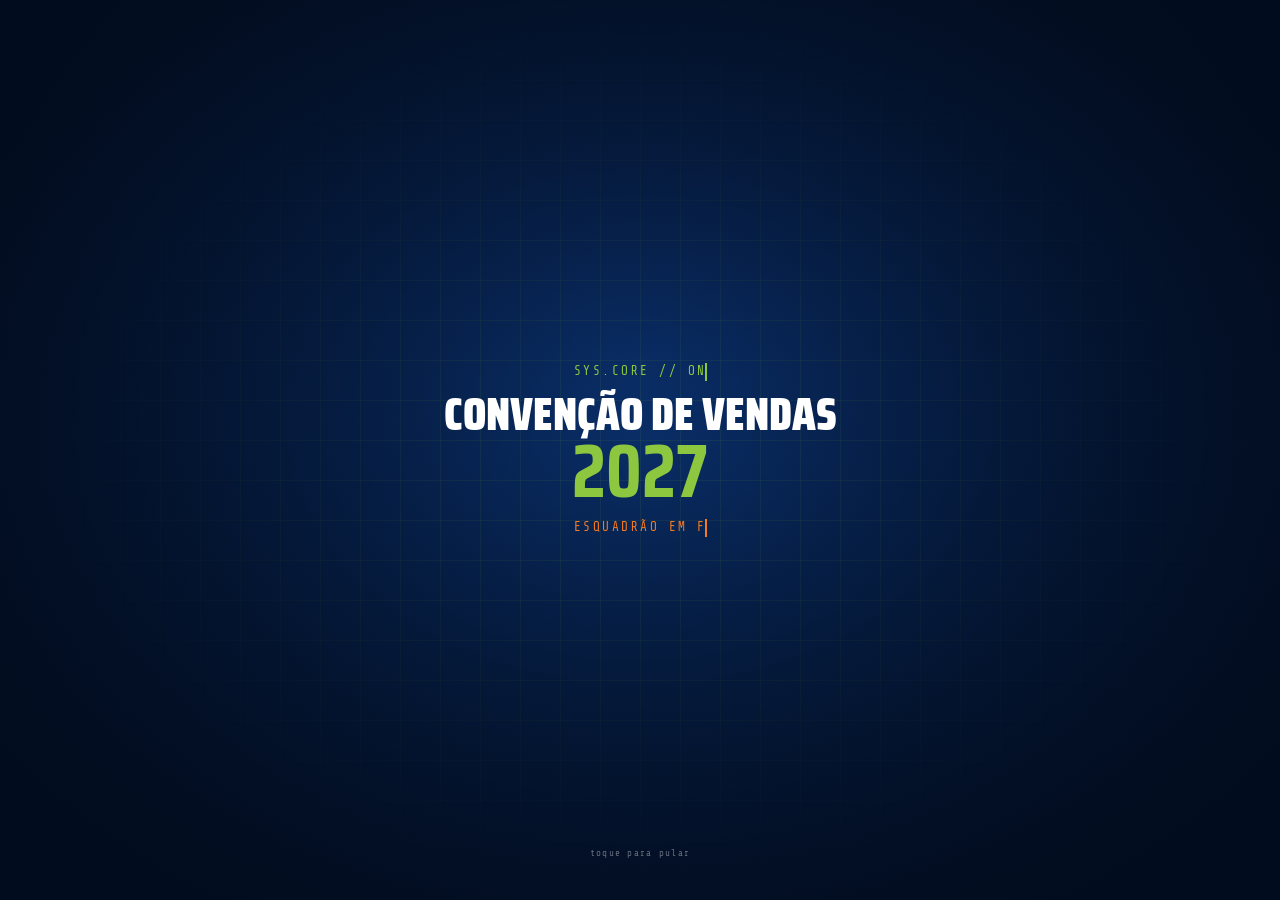
<file: index.html>
<!DOCTYPE html>
<html lang="pt-BR">
<head>
<meta charset="utf-8">
<meta name="viewport" content="width=device-width, initial-scale=1, maximum-scale=1, user-scalable=no, viewport-fit=cover">
<meta name="theme-color" content="#031634">
<title>Esquadrão Acelera +DPA | MIX+ DPA</title>
<link rel="preconnect" href="https://fonts.googleapis.com">
<link rel="preconnect" href="https://fonts.gstatic.com" crossorigin>
<link href="https://fonts.googleapis.com/css2?family=Saira+Condensed:wght@500;600;700;800;900&family=Saira:wght@400;500;600;700&family=Share+Tech+Mono&display=swap" rel="stylesheet">
<link rel="stylesheet" href="css/jogo.css?v=20261124p">
</head>
<body class="cena-ceu">

<div id="fundo" aria-hidden="true"></div>

<div class="hud" aria-hidden="true">
  <span class="hud-rot tl">SYS.CORE // ONLINE</span>
  <span class="hud-rot tc">Y-AXIS</span>
  <span class="hud-rot tr">GRID.RES // 40PX</span>
  <span class="hud-rot bl">COORD // 23.5S 46.6W</span>
  <span class="hud-rot br">STATUS: SAFE</span>
  <i class="mira m1"></i><i class="mira m2"></i><i class="mira m3"></i><i class="mira m4"></i>
</div>

<!-- Barra de etapas (some na espera e no jogo) -->
<header class="barra-topo" id="barra-topo">
  <div class="bt-marca"><span class="logo-mini" data-logo></span><em>MIX<b>+</b> DPA</em></div>
  <ol class="bt-passos" id="bt-passos">
    <li data-p="t-cadastro"><i>01</i><span>Piloto</span></li>
    <li data-p="t-missao"><i>02</i><span>Zona</span></li>
    <li data-p="t-briefing"><i>03</i><span>Briefing</span></li>
    <li data-p="t-jogo"><i>04</i><span>Missão</span></li>
    <li data-p="t-debrief"><i>05</i><span>Debrief</span></li>
  </ol>
  <button type="button" class="btn-ico b-som" aria-label="Som"></button>
</header>

<main id="app">

  <!-- 0. ESPERA -->
  <section class="tela ativa" id="t-espera">
    <div class="esp-heroi">
      <p class="sobre"><img src="assets/marca/convencao.png" alt="Convenção de Vendas 2027"></p>
      <div class="logo" data-logo></div>
      <p class="slogan"><img src="assets/marca/slogan.png" alt="Potência para voar mais alto"></p>
    </div>
    <div class="esp-acao">
      <div class="selo-mix"><span>MIX<b>+</b> DPA</span><em>desafio de sortimento</em></div>
      <p class="chamada">Monte o mix que mais <b>acelera a venda</b> da loja.<br>Precisão e velocidade sobem você no ranking.</p>
      <button type="button" class="btn-mega" id="b-decolar"><i data-ico="plane"></i><span>Toque para decolar</span></button>
    </div>
    <div class="esp-placar painel">
      <div class="painel-cab"><span class="ponto-vivo"></span><h3>Top <span class="n-zona">5</span> do esquadrão</h3><em id="n-pilotos"></em></div>
      <ol id="top-espera" class="top-lista"></ol>
      <p class="premio-linha" id="premio-espera"></p>
    </div>
    <footer class="esp-rodape">
      <span class="lactalis">LACTALIS <b>DPA</b></span>
      <a href="painel.html" class="link-discreto">painel</a>
    </footer>
  </section>

  <!-- 1. FICHA DO PILOTO -->
  <section class="tela" id="t-cadastro">
    <div class="cab">
      <span class="etapa-tag">01 // IDENTIFICAÇÃO</span>
      <h1>Ficha do piloto</h1>
      <p>Seus dados entram no ranking do esquadrão.</p>
    </div>
    <div class="cad-grade">
      <form id="form-cadastro" class="painel formulario" novalidate autocomplete="off">
        <div class="campo largo">
          <label for="f-nome">Nome e sobrenome</label>
          <div class="entrada"><i data-ico="user"></i><input id="f-nome" type="text" autocapitalize="words" placeholder="Como você aparece no ranking"></div>
          <span class="erro" data-erro="f-nome"></span>
        </div>
        <div class="campo">
          <label for="f-email">E-mail</label>
          <div class="entrada"><i data-ico="mail"></i><input id="f-email" type="email" inputmode="email" autocapitalize="off" placeholder="voce@empresa.com.br"></div>
          <span class="erro" data-erro="f-email"></span>
        </div>
        <div class="campo">
          <label for="f-telefone">Celular (WhatsApp)</label>
          <div class="entrada"><i data-ico="phone"></i><input id="f-telefone" type="tel" inputmode="numeric" placeholder="(00) 00000-0000"></div>
          <span class="erro" data-erro="f-telefone"></span>
        </div>
        <div class="campo">
          <label for="f-empresa">Empresa ou distribuidor</label>
          <div class="entrada"><i data-ico="building-2"></i><input id="f-empresa" type="text" placeholder="Ex.: Lactalis DPA"></div>
          <span class="erro" data-erro="f-empresa"></span>
        </div>
        <div class="campo">
          <label for="f-area">Função</label>
          <div class="entrada"><i data-ico="briefcase"></i>
            <select id="f-area">
              <option value="">Escolha</option>
              <option>Vendedor(a)</option>
              <option>Supervisor(a) de vendas</option>
              <option>Gerente de vendas</option>
              <option>Gerente regional</option>
              <option>Trade marketing</option>
              <option>Distribuidor</option>
              <option>Outra</option>
            </select>
          </div>
          <span class="erro" data-erro="f-area"></span>
        </div>
        <div class="campo largo">
          <span class="rotulo">Codinome de voo</span>
          <div class="chips" id="f-codinome"></div>
        </div>
        <div class="campo largo check">
          <input type="checkbox" id="f-lgpd">
          <label for="f-lgpd" id="texto-lgpd"></label>
          <span class="erro" data-erro="f-lgpd"></span>
        </div>
        <div class="acoes-form">
          <button type="button" class="btn-sec" data-voltar="t-espera">Voltar</button>
          <button type="submit" class="btn-pri" id="b-cadastro"><span>Entrar no esquadrão</span><i data-ico="chevron-right"></i></button>
        </div>
      </form>

      <aside class="cracha" aria-hidden="true">
        <div class="cracha-fita"></div>
        <div class="cracha-corpo">
          <div class="cracha-topo"><span class="logo-mini" data-logo></span><em>CREDENCIAL DE VOO</em></div>
          <div class="cracha-foto"><i data-ico="user"></i><s></s></div>
          <b id="c-codinome">FALCÃO</b>
          <span id="c-nome">Seu nome aqui</span>
          <small id="c-funcao">Função · Empresa</small>
          <div class="cracha-pe">
            <span>PATENTE<b>CADETE</b></span>
            <span>ESQUADRÃO<b>ACELERA +DPA</b></span>
          </div>
          <div class="cracha-barras"></div>
        </div>
      </aside>
    </div>
  </section>

  <!-- 2. ZONA DE OPERACAO (mapa) -->
  <section class="tela" id="t-missao">
    <div class="cab">
      <span class="etapa-tag">02 // ZONA DE OPERAÇÃO</span>
      <h1>Escolha a zona de operação</h1>
      <p>Toque no mapa para definir a regional. Depois escolha o canal da missão.</p>
    </div>
    <div class="zona-grade">
      <div class="mapa-caixa painel">
        <div class="mapa-topo"><span id="mapa-estado">AGUARDANDO REGIONAL</span><span id="mapa-coord">LAT --.- / LON --.-</span></div>
        <div class="mapa-area"><svg id="mapa" xmlns="http://www.w3.org/2000/svg"></svg><i class="mapa-varre"></i></div>
        <div class="mapa-leg"><span class="lg-ssco">SSCO · Sul, Sudeste e Centro-Oeste</span><span class="lg-neno">NENO · Norte e Nordeste</span></div>
      </div>
      <div class="zona-lado">
        <div class="zona-passo" id="zp1">
          <h3><i>1</i>Regional</h3>
          <div class="reg-botoes" id="reg-botoes"></div>
        </div>
        <div class="zona-passo travado" id="zp2">
          <h3><i>2</i>Canal da missão</h3>
          <div class="lista-canais" id="lista-canais"></div>
        </div>
        <div class="acoes-linha">
          <button type="button" class="btn-sec" id="b-sortear" disabled><i data-ico="shuffle"></i><span>Sortear</span></button>
          <button type="button" class="btn-pri" id="b-missao" disabled><span>Confirmar zona</span><i data-ico="chevron-right"></i></button>
        </div>
      </div>
    </div>
  </section>

  <!-- 3. BRIEFING -->
  <section class="tela" id="t-briefing">
    <div class="cab">
      <span class="etapa-tag">03 // BRIEFING</span>
      <h1>Ordem de missão</h1>
      <p id="briefing-sub"></p>
    </div>
    <div class="brief-grade">
      <div class="painel brief-ordem">
        <div class="painel-cab"><i data-ico="radar"></i><h3>Sua missão</h3></div>
        <dl id="brief-dados"></dl>
        <div class="brief-peso">
          <div><span>Precisão das escolhas</span><b>80%</b><i><s style="width:80%"></s></i></div>
          <div><span>Velocidade</span><b>20%</b><i><s style="width:20%" class="lar"></s></i></div>
        </div>
      </div>
      <ol class="brief-regras">
        <li><i data-ico="package"></i><div><h3>A carga fixa já embarcou</h3><p>Os SKUs obrigatórios do canal entram sozinhos. Você não mexe neles.</p></div></li>
        <li><i data-ico="crosshair"></i><div><h3>Cada alvo é um grupo de escolha</h3><p>Trave no sonar a quantidade pedida. Alguns contatos são SKUs fora do sortimento.</p></div></li>
        <li class="destaque"><i data-ico="trending-up"></i><div><h3>Pense em incremento</h3><p>Escolha o que mais vende e mais rende para a loja, como se tudo estivesse disponível.</p></div></li>
        <li><i data-ico="timer"></i><div><h3>O anel do tempo não para</h3><p>Quanto mais anel sobrar no fim, maior o bônus de velocidade.</p></div></li>
      </ol>
    </div>
    <div class="acoes-linha">
      <button type="button" class="btn-sec" data-voltar="t-missao">Trocar zona</button>
      <button type="button" class="btn-pri grande pulsa" id="b-iniciar"><i data-ico="plane"></i><span>Decolar</span></button>
    </div>
  </section>

  <!-- 4. JOGO -->
  <section class="tela" id="t-jogo">
    <header class="hud-topo">
      <div class="hud-bloco"><small>PILOTO</small><b id="h-piloto">-</b></div>
      <div class="hud-bloco"><small id="h-missao-n">MISSÃO 1/2</small><b id="h-missao">Iogurtes</b></div>
      <div class="hud-bloco tempo" id="h-bloco-tempo"><small>TEMPO DE VOO</small><b id="h-tempo">00:00</b></div>
      <div class="hud-bloco pontos"><small>PONTOS</small><b id="h-pontos">0</b></div>
      <button type="button" class="btn-ico b-som" aria-label="Som"></button>
    </header>

    <div class="jogo-grade">
      <div class="col-sonar">
      <div class="sonar-caixa">
        <canvas id="sonar"></canvas>
        <div class="sonar-centro" id="sonar-centro"><b id="s-tempo">00:00</b><small id="s-bonus">BÔNUS CHEIO</small></div>
        <div class="sonar-canto tl"><small>ALVO</small><b id="alvo-num">01/15</b></div>
        <div class="sonar-canto tr"><small>CARGA FIXA</small><b id="h-fixos">0</b></div>
        <div class="sonar-canto bl"><small>TRAVADOS</small><b id="h-travados">0</b></div>
        <div class="sonar-canto br"><small>SEQUÊNCIA</small><b id="h-seq">0</b></div>
        <div class="sonar-selo" id="sonar-selo"></div>
      </div>
      <div class="fixos-caixa" id="fixos-caixa">
        <div class="fixos-cab"><i data-ico="lock"></i><b>Carga fixa</b><span id="fixos-txt">já no avião</span></div>
        <div class="fixos-lista" id="fixos-lista"></div>
      </div>
      </div>

      <div class="ordem" id="ordem">
        <span class="ordem-grupo" id="alvo-nome">-</span>
        <h2 id="alvo-ordem">Trave <b>2 SKUs</b></h2>
        <p id="alvo-apoio">os que mais incrementam a loja</p>
        <div class="alvo-miras" id="alvo-miras"></div>
      </div>

      <div class="opcoes" id="opcoes"></div>

      <footer class="barra-disparo">
        <div class="radar" id="radar"></div>
        <button type="button" class="btn-disparar" id="b-disparar" disabled><i data-ico="crosshair"></i><span>Disparar</span></button>
      </footer>
    </div>

    <div class="embarque" id="embarque"></div>
  </section>

  <!-- 5. INTERVALO -->
  <section class="tela" id="t-intervalo">
    <div class="intervalo-caixa painel">
      <span class="etapa-tag" id="int-tag">MISSÃO 1 // CONCLUÍDA</span>
      <h1 id="int-titulo">Missão cumprida</h1>
      <div class="int-numeros" id="int-numeros"></div>
      <div class="int-prox" id="int-prox"></div>
      <button type="button" class="btn-pri grande pulsa" id="b-continuar"><span>Próxima missão</span><i data-ico="chevron-right"></i></button>
      <p class="auto" id="int-auto"></p>
    </div>
  </section>

  <!-- 6. DEBRIEF -->
  <section class="tela" id="t-debrief">
    <div class="deb-grade">
      <div class="deb-placa painel">
        <span class="etapa-tag">05 // DEBRIEF</span>
        <div class="insignia" id="r-insignia"></div>
        <p class="r-patente" id="r-patente"></p>
        <p class="r-nome" id="r-nome"></p>
        <div class="r-pontos"><b id="r-pontos">0</b><span>pontos</span></div>
        <div class="r-posicao" id="r-posicao"></div>
        <div class="r-kpis" id="r-kpis"></div>
        <button type="button" class="btn-pri grande" id="b-nova"><i data-ico="rotate-ccw"></i><span>Próximo piloto</span></button>
        <p class="auto" id="r-auto"></p>
      </div>
      <div class="deb-lado painel">
        <div class="abas" role="tablist">
          <button type="button" class="aba ativa" data-aba="ab-ranking"><i data-ico="trophy"></i>Ranking do esquadrão</button>
          <button type="button" class="aba" data-aba="ab-revisao"><i data-ico="crosshair"></i>Revisar meus alvos</button>
        </div>
        <div class="aba-corpo ativa" id="ab-ranking">
          <div class="podio" id="r-podio"></div>
          <ol class="ranking-lista" id="r-ranking"></ol>
          <p class="premio-linha" id="premio-debrief"></p>
        </div>
        <div class="aba-corpo" id="ab-revisao">
          <p class="revisao-legenda"><span><i class="lg ok"></i>escolha certa</span><span><i class="lg x"></i>escolha fora do ideal</span><span><i class="lg ideal"></i>ideal que ficou de fora</span></p>
          <div id="r-revisao"></div>
        </div>
        <p class="creditos">Imagens aéreas: U.S. Air Force e Armée de l'Air via DVIDS e Wikimedia Commons (domínio público) · Música: Kevin MacLeod, incompetech.com (CC BY 4.0) · Mapa: IBGE · Ícones: Lucide</p>
      </div>
    </div>
  </section>

</main>

<!-- Cinema: videos de transicao e resultado do disparo -->
<div class="cine" id="cine" aria-hidden="true">
  <video id="cine-video" muted playsinline preload="auto"></video>
  <div class="cine-veu"></div>
  <div class="cine-hud"><span class="tl">REC ●</span><span class="tr" id="cine-tag">CAM 01</span><i class="cine-mira"></i></div>
  <div class="cine-texto" id="cine-texto"></div>
  <div class="cine-barra t"></div><div class="cine-barra b"></div>
</div>

<!-- Briefing cinematografico -->
<div class="bcine" id="bcine" aria-hidden="true">
  <video id="bcine-video" muted playsinline loop preload="auto"></video>
  <div class="bcine-veu"></div>
  <div class="bcine-cena" id="bcine-cena"></div>
  <div class="cine-barra t"></div><div class="cine-barra b"></div>
  <button type="button" class="bcine-pular" id="bcine-pular">pular</button>
</div>

<!-- Vinheta de abertura -->
<div class="vinheta" id="vinheta" aria-hidden="true">
  <video id="vin-video" muted playsinline loop preload="auto"></video>
  <div class="vin-grade"></div>
  <div class="vin-cena vc1"><span class="vin-tipo">SYS.CORE // ONLINE</span><h2>Convenção de Vendas <b>2027</b></h2><span class="vin-tipo t2">ESQUADRÃO EM FORMAÇÃO</span></div>
  <div class="vin-cena vc2"><span class="vin-jato"></span><i class="vin-rastro"></i><i class="vin-flash"></i></div>
  <div class="vin-cena vc3"><div class="vin-logo"></div><p><img src="assets/marca/slogan.png" alt="Potência para voar mais alto"></p></div>
  <div class="vin-cena vc4"><p class="l1">Monte o mix que</p><p class="l2">mais <b>acelera</b> a venda</p><p class="l3">Toque para decolar</p></div>
  <span class="vin-pular">toque para pular</span>
</div>

<!-- Contagem regressiva -->
<div class="contagem" id="contagem" aria-hidden="true"><b id="contagem-n">3</b><span id="contagem-t">PREPARAR</span></div>

<!-- Alerta de tempo: borda vermelha pulsando -->
<div class="alerta-borda" id="alerta-borda" aria-hidden="true"></div>

<div class="modal" id="ocioso" hidden>
  <div class="painel modal-caixa">
    <span class="etapa-tag">ALERTA // SEM SINAL</span>
    <h2>Ainda está aí, piloto?</h2>
    <p>Voltando para a base em <b id="ocioso-n">10</b> segundos.</p>
    <button type="button" class="btn-pri" id="b-ocioso"><span>Continuar missão</span></button>
  </div>
</div>

<div class="aviso" id="aviso" role="status"></div>
<div class="transicao" id="transicao" aria-hidden="true"><i></i><i></i><i></i><i></i></div>

<script src="config.js?v=20261124p"></script>
<script src="js/base.js?v=20261124p"></script>
<script src="js/mapa.js?v=20261124p"></script>
<script src="js/store.js?v=20261124p"></script>
<script src="js/motor.js?v=20261124p"></script>
<script src="js/som.js?v=20261124p"></script>
<script src="js/arte.js?v=20261124p"></script>
<script src="js/vendor/confetti.min.js"></script>
<script src="js/musica.js?v=20261124p"></script>
<script src="js/voz.js?v=20261124p"></script>
<script src="js/sonar.js?v=20261124p"></script>
<script src="js/cine.js?v=20261124p"></script>
<script src="js/app.js?v=20261124p"></script>
</body>
</html>
</file>
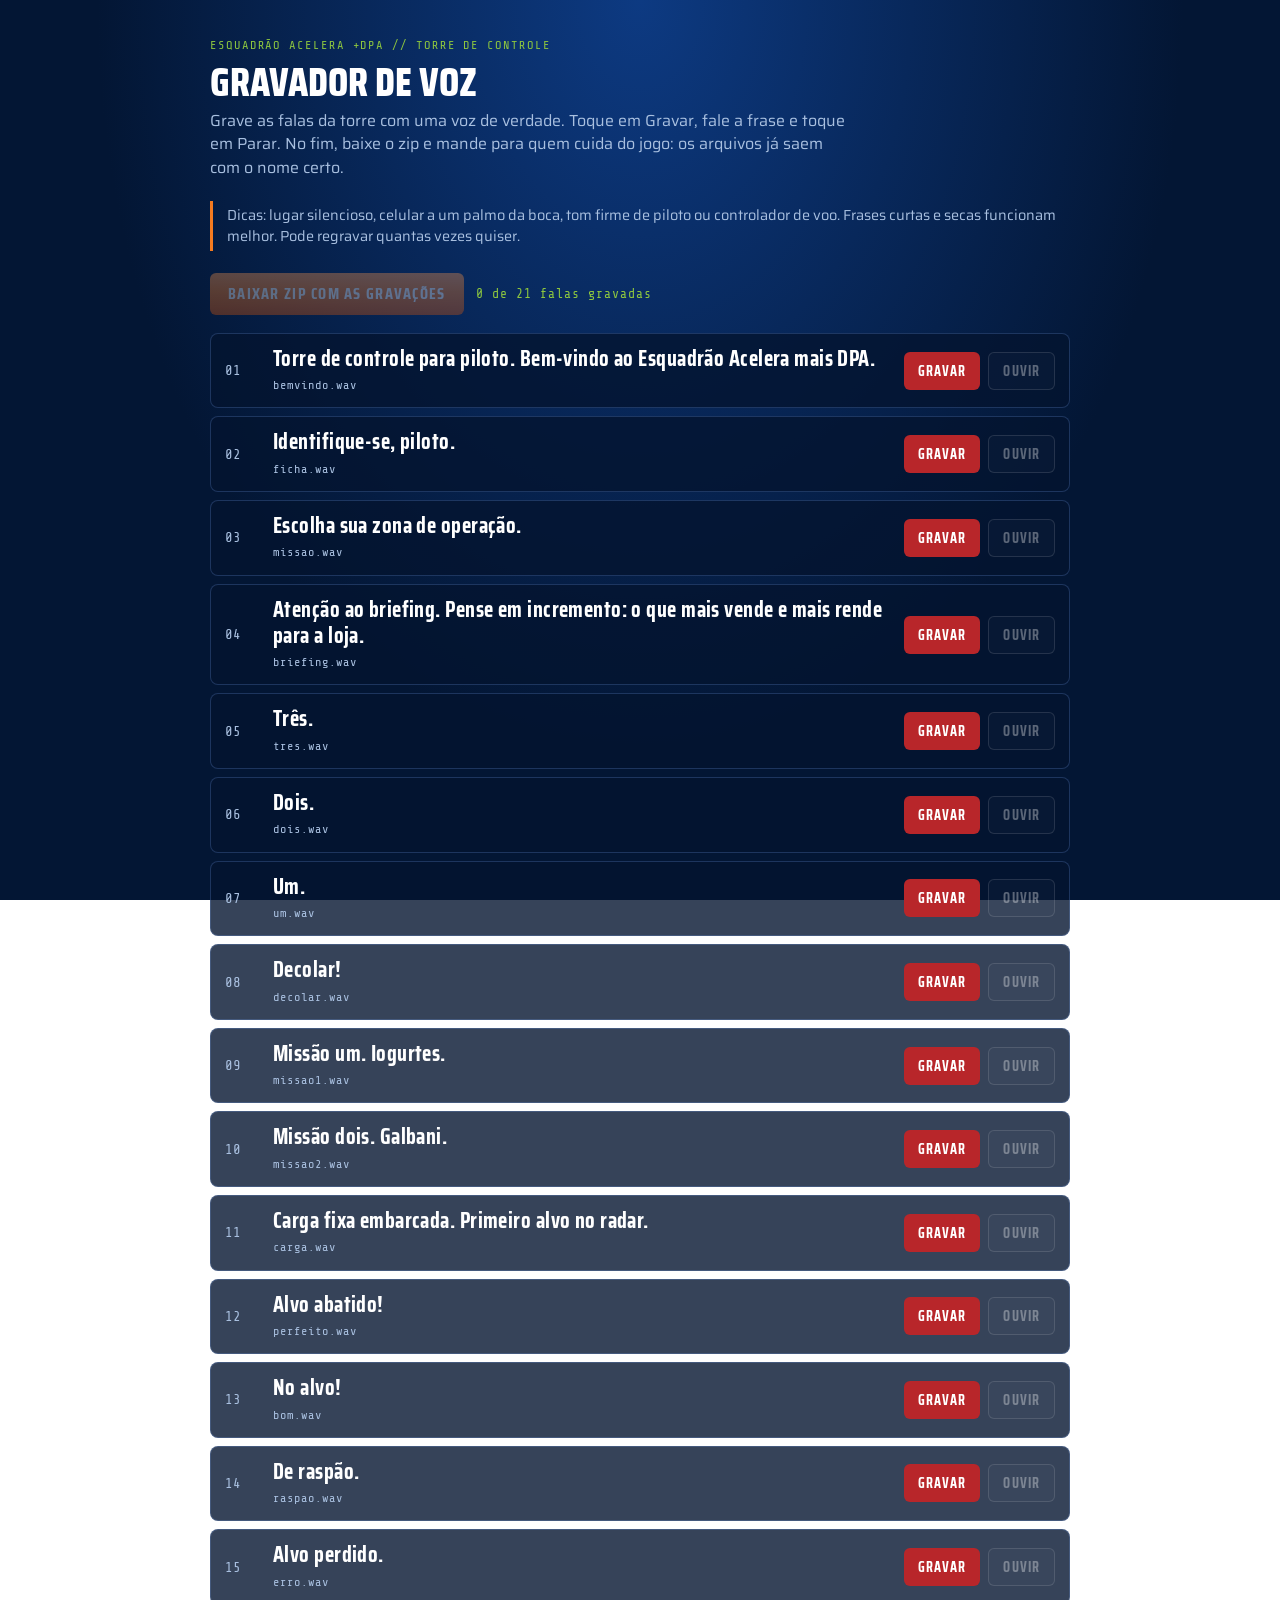
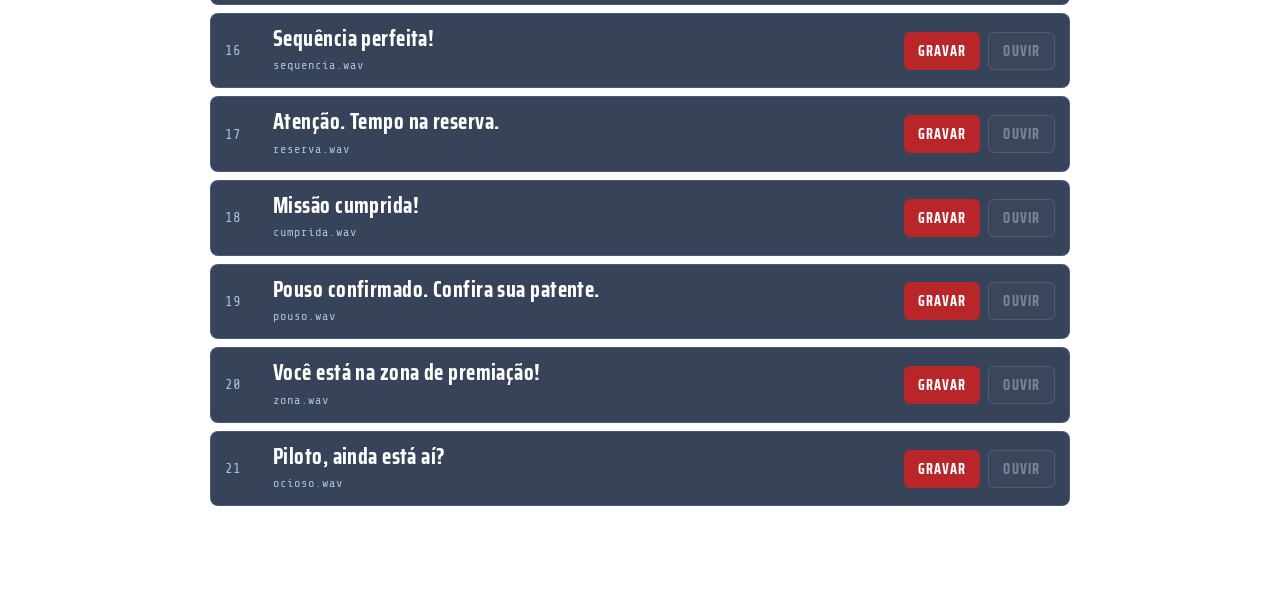
<file: gravador.html>
<!DOCTYPE html>
<html lang="pt-BR">
<head>
<meta charset="utf-8">
<meta name="viewport" content="width=device-width, initial-scale=1">
<title>Gravador de voz | Esquadrão Acelera +DPA</title>
<link href="https://fonts.googleapis.com/css2?family=Saira+Condensed:wght@600;700;800&family=Saira:wght@400;600&family=Share+Tech+Mono&display=swap" rel="stylesheet">
<style>
  :root { --noite:#031634; --verde:#8DC63F; --laranja:#F47B20; --linha:rgba(124,170,255,.22); --suave:#A9C0E0; }
  * { box-sizing: border-box; }
  body { margin: 0; background: radial-gradient(ellipse at 50% 0, #0D3A82, var(--noite) 60%) fixed; color: #fff; font: 16px/1.45 "Saira", system-ui, sans-serif; padding: 32px 20px 80px; }
  main { max-width: 860px; margin: 0 auto; }
  h1 { font: 800 40px/1 "Saira Condensed", sans-serif; text-transform: uppercase; margin: 8px 0 6px; }
  .tag { font: 12px "Share Tech Mono", monospace; letter-spacing: .16em; color: var(--verde); }
  p.apoio { color: var(--suave); margin: 0 0 22px; max-width: 640px; }
  .topo { display: flex; gap: 12px; flex-wrap: wrap; align-items: center; margin-bottom: 18px; }
  button { font: 700 16px "Saira Condensed", sans-serif; letter-spacing: .08em; text-transform: uppercase; color: #fff; border: 1px solid rgba(255,255,255,.35); background: rgba(255,255,255,.06); border-radius: 6px; height: 42px; padding: 0 18px; cursor: pointer; }
  button.pri { background: linear-gradient(180deg, #FF9A4D, var(--laranja) 45%, #D9580D); border: 0; }
  button:disabled { opacity: .35; cursor: default; }
  .linha { display: grid; grid-template-columns: 34px minmax(0, 1fr) auto; gap: 14px; align-items: center; padding: 12px 14px; margin-bottom: 8px; border: 1px solid var(--linha); border-radius: 8px; background: rgba(4,20,48,.8); }
  .linha.ok { border-color: var(--verde); }
  .linha.gravando { border-color: #E5383B; box-shadow: 0 0 0 3px rgba(229,56,59,.25); }
  .linha i { font: 14px "Share Tech Mono", monospace; color: var(--suave); font-style: normal; }
  .linha b { font: 700 22px/1.2 "Saira Condensed", sans-serif; letter-spacing: .02em; display: block; }
  .linha small { color: var(--suave); font: 12px "Share Tech Mono", monospace; letter-spacing: .08em; }
  .acoes { display: flex; gap: 8px; }
  .acoes button { height: 38px; padding: 0 14px; font-size: 14px; }
  .rec { background: #B8262A; border: 0; }
  #estado { font: 13px "Share Tech Mono", monospace; color: var(--verde); letter-spacing: .08em; }
  .dicas { border-left: 3px solid var(--laranja); padding: 4px 0 4px 14px; color: var(--suave); margin: 0 0 22px; font-size: 14.5px; }
</style>
</head>
<body>
<main>
  <span class="tag">ESQUADRÃO ACELERA +DPA // TORRE DE CONTROLE</span>
  <h1>Gravador de voz</h1>
  <p class="apoio">Grave as falas da torre com uma voz de verdade. Toque em Gravar, fale a frase e toque em Parar. No fim, baixe o zip e mande para quem cuida do jogo: os arquivos já saem com o nome certo.</p>
  <p class="dicas">Dicas: lugar silencioso, celular a um palmo da boca, tom firme de piloto ou controlador de voo. Frases curtas e secas funcionam melhor. Pode regravar quantas vezes quiser.</p>
  <div class="topo">
    <button class="pri" id="b-zip" disabled>Baixar zip com as gravações</button>
    <span id="estado">0 de 21 falas gravadas</span>
  </div>
  <div id="lista"></div>
</main>
<script>
(function () {
  const FALAS = [
    ["bemvindo", "Torre de controle para piloto. Bem-vindo ao Esquadrão Acelera mais DPA."],
    ["ficha", "Identifique-se, piloto."],
    ["missao", "Escolha sua zona de operação."],
    ["briefing", "Atenção ao briefing. Pense em incremento: o que mais vende e mais rende para a loja."],
    ["tres", "Três."], ["dois", "Dois."], ["um", "Um."], ["decolar", "Decolar!"],
    ["missao1", "Missão um. Iogurtes."], ["missao2", "Missão dois. Galbani."],
    ["carga", "Carga fixa embarcada. Primeiro alvo no radar."],
    ["perfeito", "Alvo abatido!"], ["bom", "No alvo!"], ["raspao", "De raspão."], ["erro", "Alvo perdido."],
    ["sequencia", "Sequência perfeita!"], ["reserva", "Atenção. Tempo na reserva."],
    ["cumprida", "Missão cumprida!"], ["pouso", "Pouso confirmado. Confira sua patente."],
    ["zona", "Você está na zona de premiação!"], ["ocioso", "Piloto, ainda está aí?"]
  ];
  const $ = s => document.querySelector(s);
  const gravacoes = {};
  let ctx = null, fluxo = null, no = null, fonte = null, pedacos = [], atual = null;

  $("#lista").innerHTML = FALAS.map(([id, txt], i) => `
    <div class="linha" id="l-${id}">
      <i>${String(i + 1).padStart(2, "0")}</i>
      <div><b>${txt}</b><small>${id}.wav</small></div>
      <div class="acoes"><button class="rec" data-id="${id}">Gravar</button><button class="ouvir" data-id="${id}" disabled>Ouvir</button></div>
    </div>`).join("");

  async function abrir() {
    if (ctx) return;
    fluxo = await navigator.mediaDevices.getUserMedia({ audio: { echoCancellation: true, noiseSuppression: true } });
    ctx = new (window.AudioContext || window.webkitAudioContext)();
    fonte = ctx.createMediaStreamSource(fluxo);
    no = ctx.createScriptProcessor(4096, 1, 1);
    no.onaudioprocess = e => { if (atual) pedacos.push(new Float32Array(e.inputBuffer.getChannelData(0))); };
    const mudo = ctx.createGain(); mudo.gain.value = 0;
    fonte.connect(no); no.connect(mudo); mudo.connect(ctx.destination);
  }
  function wav(amostras, taxa) {
    /* corta silencio das pontas e normaliza */
    let ini = 0, fim = amostras.length - 1, pico = 0;
    while (ini < fim && Math.abs(amostras[ini]) < .012) ini++;
    while (fim > ini && Math.abs(amostras[fim]) < .012) fim--;
    ini = Math.max(0, ini - Math.floor(taxa * .05)); fim = Math.min(amostras.length - 1, fim + Math.floor(taxa * .12));
    const a = amostras.subarray(ini, fim + 1);
    for (let i = 0; i < a.length; i++) pico = Math.max(pico, Math.abs(a[i]));
    const ganho = pico > 0 ? Math.min(6, .92 / pico) : 1;
    const buf = new ArrayBuffer(44 + a.length * 2), v = new DataView(buf);
    const esc = (p, s) => { for (let i = 0; i < s.length; i++) v.setUint8(p + i, s.charCodeAt(i)); };
    esc(0, "RIFF"); v.setUint32(4, 36 + a.length * 2, true); esc(8, "WAVEfmt "); v.setUint32(16, 16, true);
    v.setUint16(20, 1, true); v.setUint16(22, 1, true); v.setUint32(24, taxa, true); v.setUint32(28, taxa * 2, true);
    v.setUint16(32, 2, true); v.setUint16(34, 16, true); esc(36, "data"); v.setUint32(40, a.length * 2, true);
    for (let i = 0; i < a.length; i++) { const s = Math.max(-1, Math.min(1, a[i] * ganho)); v.setInt16(44 + i * 2, s < 0 ? s * 0x8000 : s * 0x7FFF, true); }
    return new Uint8Array(buf);
  }
  function estado() {
    const n = Object.keys(gravacoes).length;
    $("#estado").textContent = `${n} de ${FALAS.length} falas gravadas`;
    $("#b-zip").disabled = n === 0;
  }
  document.addEventListener("click", async e => {
    const b = e.target.closest("button"); if (!b) return;
    const id = b.dataset.id;
    if (b.classList.contains("rec")) {
      if (atual && atual !== id) return;
      if (!atual) {
        try { await abrir(); } catch (err) { alert("Preciso da permissão do microfone para gravar."); return; }
        if (ctx.state === "suspended") await ctx.resume();
        pedacos = []; atual = id; b.textContent = "Parar";
        $("#l-" + id).classList.add("gravando");
      } else {
        atual = null; b.textContent = "Regravar";
        const total = pedacos.reduce((t, p) => t + p.length, 0), tudo = new Float32Array(total);
        let o = 0; pedacos.forEach(p => { tudo.set(p, o); o += p.length; });
        gravacoes[id] = wav(tudo, ctx.sampleRate);
        const l = $("#l-" + id); l.classList.remove("gravando"); l.classList.add("ok");
        l.querySelector(".ouvir").disabled = false;
        estado();
      }
    } else if (b.classList.contains("ouvir") && gravacoes[id]) {
      new Audio(URL.createObjectURL(new Blob([gravacoes[id]], { type: "audio/wav" }))).play();
    }
  });

  /* zip sem compressao (WAV ja e cru), sem biblioteca */
  const TAB = (() => { const t = []; for (let n = 0; n < 256; n++) { let c = n; for (let k = 0; k < 8; k++) c = c & 1 ? 0xEDB88320 ^ (c >>> 1) : c >>> 1; t[n] = c >>> 0; } return t; })();
  const crc = d => { let c = 0xFFFFFFFF; for (let i = 0; i < d.length; i++) c = TAB[(c ^ d[i]) & 255] ^ (c >>> 8); return (c ^ 0xFFFFFFFF) >>> 0; };
  function zip(arquivos) {
    const partes = [], central = []; let pos = 0;
    const enc = new TextEncoder();
    arquivos.forEach(([nome, dados]) => {
      const n = enc.encode(nome), c = crc(dados);
      const h = new DataView(new ArrayBuffer(30));
      h.setUint32(0, 0x04034b50, true); h.setUint16(4, 20, true); h.setUint32(14, c, true); h.setUint32(18, dados.length, true); h.setUint32(22, dados.length, true); h.setUint16(26, n.length, true);
      partes.push(new Uint8Array(h.buffer), n, dados);
      const d = new DataView(new ArrayBuffer(46));
      d.setUint32(0, 0x02014b50, true); d.setUint16(4, 20, true); d.setUint16(6, 20, true); d.setUint32(16, c, true); d.setUint32(20, dados.length, true); d.setUint32(24, dados.length, true); d.setUint16(28, n.length, true); d.setUint32(42, pos, true);
      central.push(new Uint8Array(d.buffer), n);
      pos += 30 + n.length + dados.length;
    });
    const tamC = central.reduce((t, p) => t + p.length, 0);
    const f = new DataView(new ArrayBuffer(22));
    f.setUint32(0, 0x06054b50, true); f.setUint16(8, arquivos.length, true); f.setUint16(10, arquivos.length, true); f.setUint32(12, tamC, true); f.setUint32(16, pos, true);
    return new Blob([...partes, ...central, new Uint8Array(f.buffer)], { type: "application/zip" });
  }
  $("#b-zip").addEventListener("click", () => {
    const a = document.createElement("a");
    a.href = URL.createObjectURL(zip(Object.entries(gravacoes).map(([id, d]) => [id + ".wav", d])));
    a.download = "voz-torre-esquadrao.zip"; a.click();
  });
})();
</script>
</body>
</html>
</file>
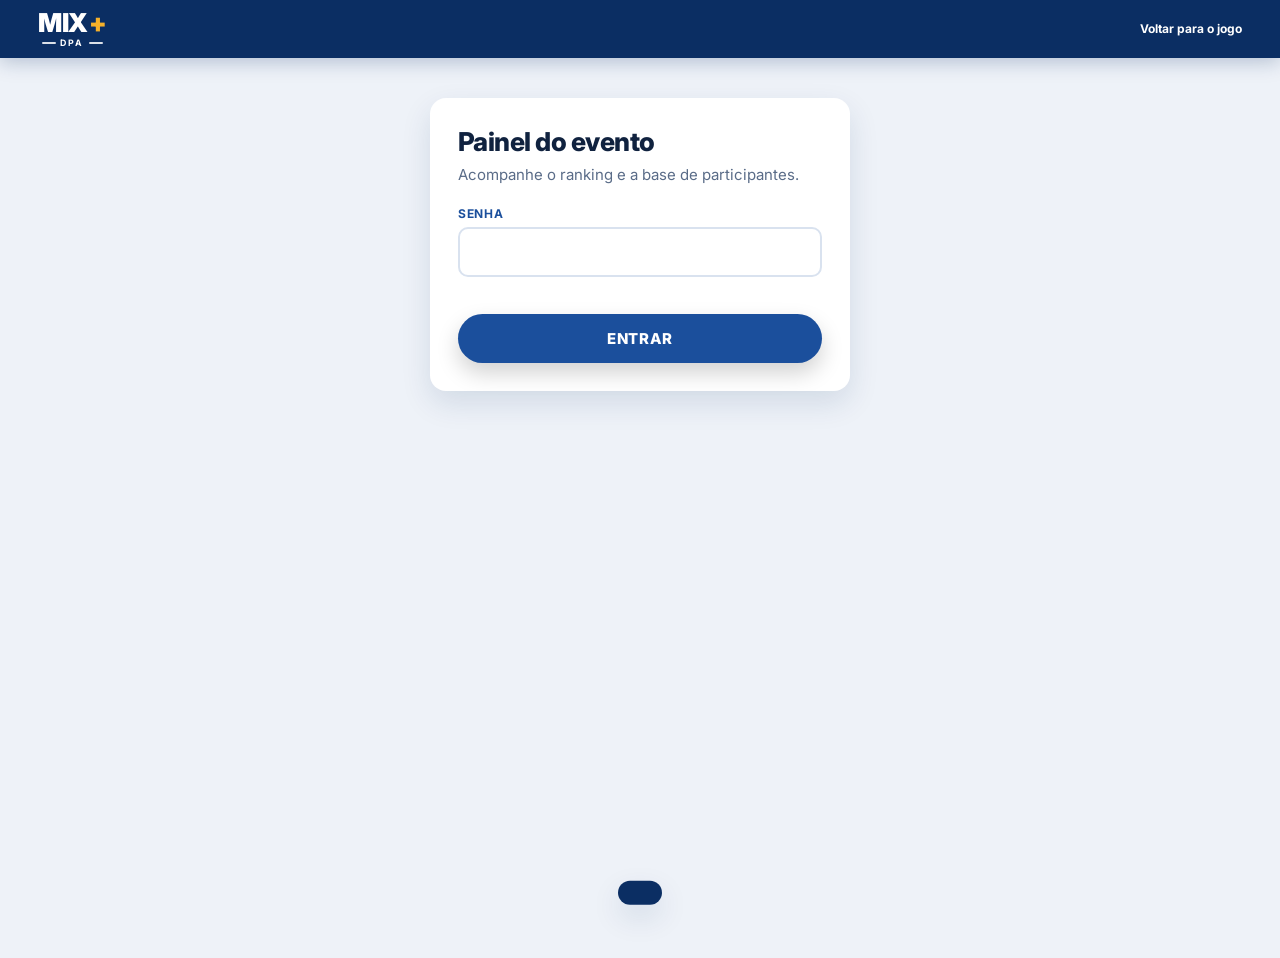
<file: painel.html>
<!DOCTYPE html>
<html lang="pt-BR">
<head>
<meta charset="utf-8">
<meta name="viewport" content="width=device-width, initial-scale=1">
<title>Painel | Esquadrão Acelera +DPA</title>
<link rel="stylesheet" href="css/app.css">
<style>
  .kpis { display: grid; grid-template-columns: repeat(5, 1fr); gap: 14px; margin-bottom: 22px; }
  .kpi { background: #fff; border-radius: 14px; padding: 18px; box-shadow: var(--sombra); }
  .kpi b { font-size: 30px; font-weight: 900; display: block; line-height: 1; }
  .kpi span { font-size: 10.5px; text-transform: uppercase; letter-spacing: .07em; color: var(--texto-suave); font-weight: 700; }
  .grade-painel { display: grid; grid-template-columns: 1fr 1fr; gap: 18px; margin-bottom: 18px; }
  .barra-linha { display: grid; grid-template-columns: 1fr 52px; gap: 10px; align-items: center; margin-bottom: 9px; }
  .barra-linha .nome { font-size: 12.5px; font-weight: 600; }
  .barra-linha .trilho { height: 18px; background: #E8EEF6; border-radius: 6px; overflow: hidden; }
  .barra-linha .trilho i { display: block; height: 100%; background: var(--azul); }
  .barra-linha .num { font-weight: 800; font-size: 13px; text-align: right; }
  .acoes-painel { display: flex; gap: 10px; flex-wrap: wrap; margin-bottom: 20px; }
  .modo { background: #FFF7E3; border: 1px solid var(--amarelo); border-radius: 12px; padding: 12px 16px; font-size: 13px; margin-bottom: 20px; }
  .rolagem { overflow-x: auto; }
  @media (max-width: 900px) { .kpis { grid-template-columns: repeat(2, 1fr); } .grade-painel { grid-template-columns: 1fr; } }
</style>
</head>
<body>

<header class="topo"><div class="limite">
  <div class="marca claro p"><span class="mix"><b>MIX</b><i>+</i></span><span class="dpa">DPA</span></div>
  <a href="index.html" style="color:#fff;font-size:12px;font-weight:700;text-decoration:none">Voltar para o jogo</a>
</div></header>

<section class="tela ativa" id="tela-senha">
  <div class="miolo"><div class="limite">
    <div class="cartao" style="max-width:420px;margin:0 auto">
      <h2 class="titulo" style="font-size:26px">Painel do evento</h2>
      <p class="apoio">Acompanhe o ranking e a base de participantes.</p>
      <form id="form-senha" class="formulario">
        <div class="campo largo">
          <label for="f-senha">Senha</label>
          <input type="password" id="f-senha" autocomplete="current-password">
          <span class="erro" data-erro="f-senha"></span>
        </div>
        <div class="campo largo"><button class="btn azul" type="submit">Entrar</button></div>
      </form>
    </div>
  </div></div>
</section>

<section class="tela" id="tela-painel">
  <div class="miolo"><div class="limite">
    <span class="tarja" id="tarja-evento"></span>
    <h2 class="titulo">Ranking e participantes</h2>
    <p class="apoio" id="descricao-modo"></p>
    <div class="modo" id="modo"></div>

    <div class="kpis" id="kpis"></div>

    <div class="acoes-painel">
      <button class="btn pequeno azul" id="btn-atualizar">Atualizar agora</button>
      <button class="btn pequeno" id="btn-csv">Baixar CSV</button>
      <button class="btn pequeno linha" id="btn-json">Baixar JSON</button>
      <button class="btn pequeno linha" id="btn-limpar" style="color:var(--vermelho)">Limpar dados deste aparelho</button>
    </div>

    <div class="cartao" style="margin-bottom:18px">
      <h3 style="margin:0 0 4px;font-size:16px;font-weight:800">Ranking ao vivo</h3>
      <p class="sub" style="font-size:12.5px;color:var(--texto-suave);margin:0 0 14px" id="sub-ranking"></p>
      <div class="rolagem"><table class="tabela" id="tabela-ranking"></table></div>
    </div>

    <div class="grade-painel">
      <div class="cartao">
        <h3 style="margin:0 0 4px;font-size:16px;font-weight:800">SKUs mais travados</h3>
        <p class="sub" style="font-size:12.5px;color:var(--texto-suave);margin:0 0 14px">O que o time entende como prioridade.</p>
        <div id="mais-escolhidos"></div>
      </div>
      <div class="cartao">
        <h3 style="margin:0 0 4px;font-size:16px;font-weight:800">Escolhas ideais que mais ficaram de fora</h3>
        <p class="sub" style="font-size:12.5px;color:var(--texto-suave);margin:0 0 14px">Onde o time mais precisa de pílula de conhecimento.</p>
        <div id="mais-esquecidos"></div>
      </div>
    </div>

    <div class="cartao">
      <h3 style="margin:0 0 4px;font-size:16px;font-weight:800">Base de participantes</h3>
      <p class="sub" style="font-size:12.5px;color:var(--texto-suave);margin:0 0 14px" id="resumo-base"></p>
      <div class="rolagem"><table class="tabela" id="tabela-base"></table></div>
    </div>
  </div></div>
</section>

<div class="aviso" id="aviso"></div>

<script src="config.js?v=20261124p"></script>
<script src="js/base.js?v=20261124p"></script>
<script src="js/store.js?v=20261124p"></script>
<script src="js/motor.js?v=20261124p"></script>
<script src="js/painel.js?v=20261124p"></script>
</body>
</html>
</file>
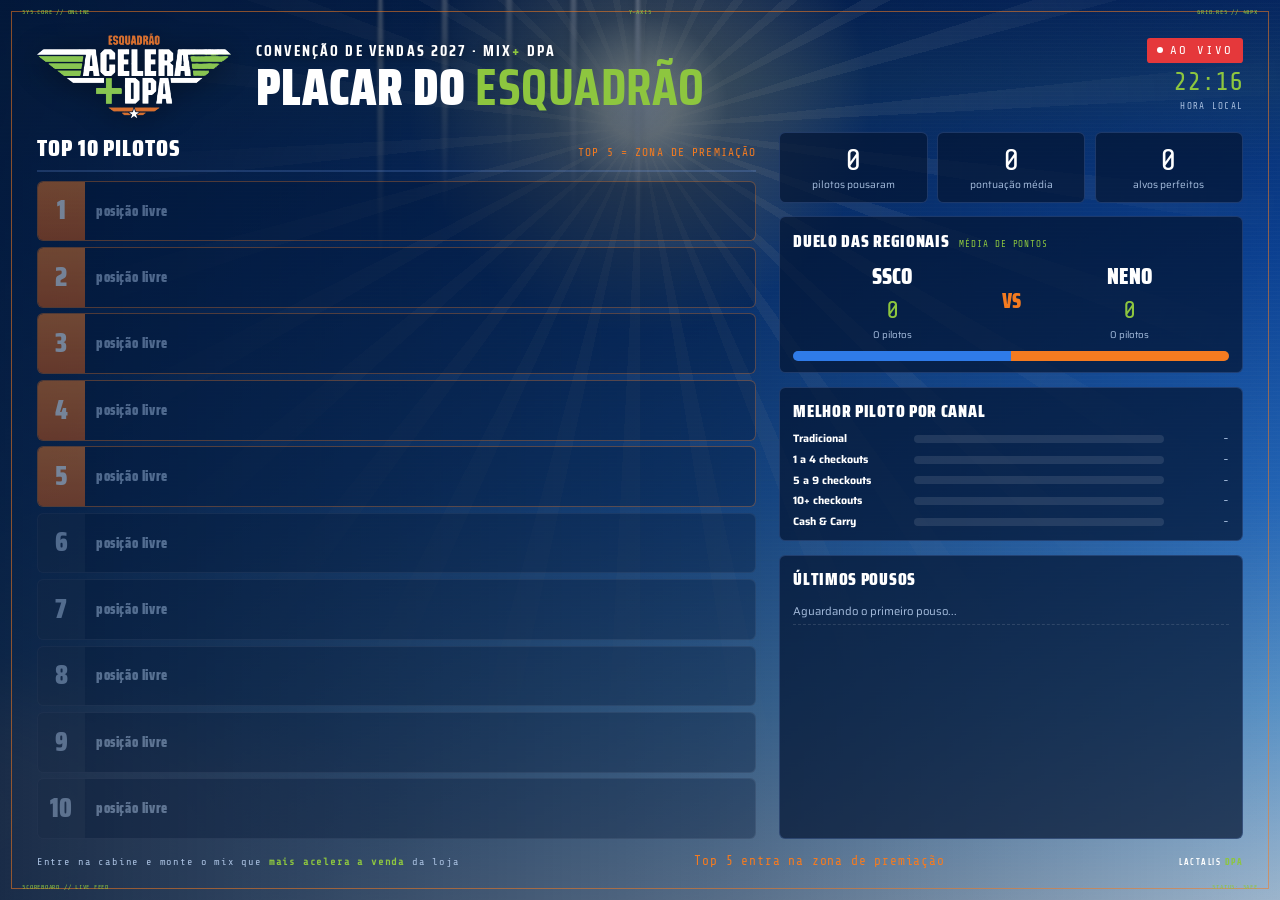
<file: placar.html>
<!DOCTYPE html>
<html lang="pt-BR">
<head>
<meta charset="utf-8">
<meta name="viewport" content="width=device-width, initial-scale=1">
<meta name="theme-color" content="#031634">
<title>Placar ao vivo | Esquadrão Acelera +DPA</title>
<link rel="preconnect" href="https://fonts.googleapis.com">
<link rel="preconnect" href="https://fonts.gstatic.com" crossorigin>
<link href="https://fonts.googleapis.com/css2?family=Saira+Condensed:wght@600;700;800;900&family=Saira:wght@400;500;600;700;800&family=Share+Tech+Mono&display=swap" rel="stylesheet">
<link rel="stylesheet" href="css/jogo.css?v=20261124p">
<style>
  /* Placar para TV 16:9: tudo em vw/vh para escalar de 1280 a 4K sem rolagem */
  html { font-size: min(.8vw, 1.42vh); }
  body.placar { overflow: hidden; }
  body.placar .f-veu { background: linear-gradient(90deg, rgba(3,22,52,.9) 0%, rgba(3,22,52,.6) 55%, rgba(3,22,52,.25) 100%); }
  .pl { position: relative; z-index: 10; height: 100vh; display: grid; grid-template-columns: 1.55fr 1fr; grid-template-rows: auto 1fr auto; gap: 1.4rem 2.2rem; padding: 3.2rem 3.6rem 2.8rem; }
  .pl-topo { grid-column: 1 / -1; display: flex; align-items: center; gap: 2.4rem; }
  .pl-topo .logo { width: 19rem; margin: 0; }
  .pl-titulo { flex: 1; }
  .pl-titulo .sobre { font-size: 1.5rem; margin: 0; text-align: left; }
  .pl-titulo h1 { font-family: var(--fonte-titulo); font-weight: 900; font-size: 5rem; line-height: .9; margin: .2rem 0 0; text-transform: uppercase; letter-spacing: .01em; }
  .pl-titulo h1 b { color: var(--verde); }
  .ao-vivo { display: inline-flex; align-items: center; gap: .7rem; font-family: var(--mono); font-size: 1.2rem; letter-spacing: .16em; color: #fff; background: var(--vermelho); padding: .35rem 1rem; border-radius: .3rem; }
  .ao-vivo .ponto-vivo { background: #fff; }
  .relogio { font-family: var(--mono); font-size: 2.6rem; color: var(--verde); text-align: right; }
  .relogio small { display: block; font-size: .9rem; letter-spacing: .14em; color: var(--texto-suave); }

  /* Top 10 */
  .pl-rank { grid-row: 2; display: flex; flex-direction: column; min-height: 0; }
  .pl-cab { display: flex; justify-content: space-between; align-items: baseline; border-bottom: 2px solid var(--linha); padding-bottom: .5rem; margin-bottom: .8rem; }
  .pl-cab h2 { font-family: var(--fonte-titulo); font-weight: 900; font-size: 2.3rem; text-transform: uppercase; margin: 0; letter-spacing: .04em; }
  .pl-cab span { font-family: var(--mono); color: var(--laranja); font-size: 1.1rem; letter-spacing: .1em; }
  .lista-tv { list-style: none; margin: 0; padding: 0; display: grid; grid-template-rows: repeat(10, 1fr); gap: .55rem; flex: 1; min-height: 0; }
  .lista-tv li { display: grid; grid-template-columns: 4.6rem 4.2rem minmax(0, 1fr) 13rem 10rem; align-items: center; gap: 1.1rem; padding: 0 1.4rem 0 0; background: rgba(3,22,52,.72); border: 1px solid rgba(255,255,255,.12); border-radius: .6rem; overflow: hidden; position: relative; transition: transform .6s, background .4s; }
  .lista-tv li .pos { height: 100%; display: grid; place-items: center; font-family: var(--fonte-titulo); font-weight: 900; font-size: 2.6rem; background: rgba(255,255,255,.06); color: var(--texto-suave); }
  .lista-tv li.zona { border-color: rgba(244,123,32,.7); }
  .lista-tv li.zona .pos { background: linear-gradient(180deg, var(--laranja), var(--laranja-escuro)); color: #fff; }
  .lista-tv li.p1 .pos { background: linear-gradient(180deg, #FFE27A, #E8A800); color: #031634; }
  .lista-tv li.p2 .pos { background: linear-gradient(180deg, #EEF3FA, #A9B8CC); color: #031634; }
  .lista-tv li.p3 .pos { background: linear-gradient(180deg, #F2B27C, #B8692A); color: #031634; }
  .lista-tv .av { width: 3.6rem; height: 3.6rem; border-radius: 50%; display: grid; place-items: center; font-family: var(--fonte-titulo); font-weight: 900; font-size: 1.4rem; background: var(--azul); border: 3px solid var(--verde); }
  .lista-tv .quem { min-width: 0; display: flex; flex-direction: column; line-height: 1.05; }
  .lista-tv .quem b { font-family: var(--fonte-titulo); font-weight: 900; font-size: 2rem; letter-spacing: .04em; white-space: nowrap; overflow: hidden; text-overflow: ellipsis; }
  .lista-tv .quem span { font-size: 1.05rem; color: var(--texto-suave); white-space: nowrap; overflow: hidden; text-overflow: ellipsis; }
  .lista-tv .barra { height: .8rem; background: rgba(255,255,255,.1); border-radius: 1rem; overflow: hidden; }
  .lista-tv .barra s { display: block; height: 100%; background: linear-gradient(90deg, var(--azul-claro), var(--verde)); border-radius: 1rem; transition: width 1s; }
  .lista-tv .pts { font-family: var(--mono); font-size: 2.2rem; text-align: right; color: #fff; }
  .lista-tv li.vazio { grid-template-columns: 4.6rem 1fr; opacity: .45; }
  .lista-tv li.vazio .quem b { font-size: 1.4rem; color: var(--texto-suave); }
  .lista-tv li.novo { animation: novo 2.4s ease-out; }
  @keyframes novo { 0% { background: rgba(141,198,63,.75); transform: scale(1.03); } 100% { background: rgba(3,22,52,.72); transform: none; } }
  .linha-premio { position: relative; height: 0; }

  /* coluna direita */
  .pl-lado { grid-row: 2; display: flex; flex-direction: column; gap: 1.3rem; min-height: 0; }
  .kpis-tv { display: grid; grid-template-columns: repeat(3, 1fr); gap: .9rem; }
  .kpis-tv div { background: rgba(3,22,52,.72); border: 1px solid var(--linha); border-radius: .6rem; padding: 1rem .8rem; text-align: center; }
  .kpis-tv b { display: block; font-family: var(--mono); font-weight: 400; font-size: 3rem; line-height: 1.1; color: #fff; }
  .kpis-tv span { font-size: 1rem; color: var(--texto-suave); }
  .caixa-tv { background: rgba(3,22,52,.72); border: 1px solid var(--linha); border-radius: .6rem; padding: 1.1rem 1.3rem; }
  .caixa-tv h3 { font-family: var(--fonte-titulo); font-weight: 900; font-size: 1.7rem; text-transform: uppercase; margin: 0 0 .8rem; letter-spacing: .04em; }
  .caixa-tv h3 small { font-family: var(--mono); font-weight: 400; font-size: .9rem; color: var(--verde); letter-spacing: .1em; margin-left: .6rem; }
  .duelo { display: grid; grid-template-columns: 1fr auto 1fr; align-items: center; gap: 1rem; }
  .duelo .lado { text-align: center; }
  .duelo .lado b { display: block; font-family: var(--fonte-titulo); font-weight: 900; font-size: 2.2rem; }
  .duelo .lado em { display: block; font-style: normal; font-family: var(--mono); font-size: 2.4rem; color: var(--verde); }
  .duelo .lado span { font-size: .95rem; color: var(--texto-suave); }
  .duelo .vs { font-family: var(--fonte-titulo); font-weight: 900; font-size: 2rem; color: var(--laranja); }
  .duelo-barra { display: flex; height: 1rem; border-radius: 1rem; overflow: hidden; margin-top: .9rem; background: rgba(255,255,255,.1); }
  .duelo-barra i { display: block; height: 100%; transition: width 1s; }
  .duelo-barra i:first-child { background: var(--azul-claro); } .duelo-barra i:last-child { background: var(--laranja); }
  .canais-tv { display: flex; flex-direction: column; gap: .55rem; }
  .canais-tv div { display: grid; grid-template-columns: 11rem 1fr 5.5rem; align-items: center; gap: .8rem; font-size: 1.05rem; }
  .canais-tv div > span:first-child { font-weight: 700; white-space: nowrap; overflow: hidden; text-overflow: ellipsis; }
  .canais-tv .barra { height: .8rem; background: rgba(255,255,255,.1); border-radius: 1rem; overflow: hidden; }
  .canais-tv .barra s { display: block; height: 100%; background: var(--verde); }
  .canais-tv em { font-style: normal; font-family: var(--mono); text-align: right; color: var(--texto-suave); }
  .pousos { flex: 1; min-height: 0; overflow: hidden; }
  .pousos ul { list-style: none; margin: 0; padding: 0; }
  .pousos li { display: grid; grid-template-columns: 1fr auto auto; gap: .9rem; align-items: baseline; padding: .45rem 0; border-bottom: 1px dashed rgba(255,255,255,.12); font-size: 1.1rem; }
  .pousos li b { font-family: var(--fonte-titulo); font-weight: 800; font-size: 1.35rem; letter-spacing: .03em; margin-right: .4rem; }
  .pousos li span { color: var(--texto-suave); }
  .pousos li em { font-style: normal; font-family: var(--mono); color: var(--laranja); }
  .pousos li small { font-family: var(--mono); color: var(--texto-suave); font-size: .9rem; }

  .pl-rodape { grid-column: 1 / -1; display: flex; justify-content: space-between; align-items: center; font-family: var(--mono); font-size: 1rem; letter-spacing: .08em; color: var(--texto-suave); }
  .pl-rodape .premio-tv { color: var(--laranja); font-size: 1.25rem; }
  .pl-rodape .chamada-tv b { color: var(--verde); }

  /* destaque de pouso: entra quando chega partida nova */
  .alerta-pouso { position: fixed; inset: 0; z-index: 60; display: none; align-items: center; justify-content: center; background: radial-gradient(circle, rgba(3,22,52,.6), rgba(3,22,52,.94)); }
  .alerta-pouso.on { display: flex; animation: entra .4s; }
  .alerta-pouso .caixa { text-align: center; }
  .alerta-pouso .etapa-tag { font-size: 1.3rem; }
  .alerta-pouso h2 { font-family: var(--fonte-titulo); font-weight: 900; font-size: 9rem; line-height: .9; margin: 1.2rem 0 .3rem; text-transform: uppercase; color: #fff; text-shadow: 0 0 50px rgba(141,198,63,.6); }
  .alerta-pouso p { font-size: 2rem; margin: 0; color: var(--texto-suave); }
  .alerta-pouso .num { font-family: var(--mono); font-size: 6rem; color: var(--laranja); margin-top: 1rem; }
  .alerta-pouso .pos-tv { font-family: var(--fonte-titulo); font-weight: 900; font-size: 3rem; color: var(--verde); }
  .alerta-pouso .insignia { width: 11rem; }
  .demo-tag { position: fixed; top: 3.4rem; right: 4rem; z-index: 40; font-family: var(--mono); background: var(--laranja); color: #fff; padding: .3rem .9rem; font-size: 1rem; letter-spacing: .1em; }
</style>
</head>
<body class="placar cena-ceu" data-tela="t-espera">

<div id="fundo" aria-hidden="true"></div>
<div class="hud" aria-hidden="true">
  <span class="hud-rot tl">SYS.CORE // ONLINE</span>
  <span class="hud-rot tc">Y-AXIS</span>
  <span class="hud-rot tr">GRID.RES // 40PX</span>
  <span class="hud-rot bl">SCOREBOARD // LIVE FEED</span>
  <span class="hud-rot br" id="hud-status">STATUS: SAFE</span>
</div>

<main class="pl">
  <header class="pl-topo">
    <div class="logo" data-logo></div>
    <div class="pl-titulo">
      <p class="sobre">CONVENÇÃO DE VENDAS 2027 · MIX<b style="color:var(--verde)">+</b> DPA</p>
      <h1>Placar do <b>esquadrão</b></h1>
    </div>
    <div>
      <div class="ao-vivo"><span class="ponto-vivo"></span>AO VIVO</div>
      <div class="relogio" id="relogio">00:00<small>HORA LOCAL</small></div>
    </div>
  </header>

  <section class="pl-rank">
    <div class="pl-cab"><h2>Top 10 pilotos</h2><span id="zona-txt">TOP 5 = ZONA DE PREMIAÇÃO</span></div>
    <ol class="lista-tv" id="lista-tv"></ol>
  </section>

  <aside class="pl-lado">
    <div class="kpis-tv">
      <div><b id="k-pilotos">0</b><span>pilotos pousaram</span></div>
      <div><b id="k-media">0</b><span>pontuação média</span></div>
      <div><b id="k-perfeitos">0</b><span>alvos perfeitos</span></div>
    </div>
    <div class="caixa-tv">
      <h3>Duelo das regionais <small>MÉDIA DE PONTOS</small></h3>
      <div class="duelo" id="duelo"></div>
      <div class="duelo-barra" id="duelo-barra"><i style="width:50%"></i><i style="width:50%"></i></div>
    </div>
    <div class="caixa-tv">
      <h3>Melhor piloto por canal</h3>
      <div class="canais-tv" id="canais-tv"></div>
    </div>
    <div class="caixa-tv pousos">
      <h3>Últimos pousos</h3>
      <ul id="pousos"></ul>
    </div>
  </aside>

  <footer class="pl-rodape">
    <span class="chamada-tv">Entre na cabine e monte o mix que <b>mais acelera a venda</b> da loja</span>
    <span class="premio-tv" id="premio-tv"></span>
    <span class="lactalis">LACTALIS <b>DPA</b></span>
  </footer>
</main>

<div class="alerta-pouso" id="alerta-pouso"><div class="caixa" id="alerta-caixa"></div></div>

<script src="config.js?v=20261124p"></script>
<script src="js/base.js?v=20261124p"></script>
<script src="js/store.js?v=20261124p"></script>
<script src="js/motor.js?v=20261124p"></script>
<script src="js/som.js?v=20261124p"></script>
<script src="js/arte.js?v=20261124p"></script>
<script src="js/vendor/confetti.min.js"></script>
<script src="js/placar.js?v=20261124p"></script>
</body>
</html>
</file>
<file: css/jogo.css>
/* ==========================================================================
   ESQUADRAO ACELERA +DPA | visual do jogo (KV Convencao de Vendas 2027)
   Escala unica: 1rem acompanha a tela (16,7 px em Full HD, deitado ou em pe),
   entao totem, TV, notebook e tablet mostram a mesma proporcao.
   ========================================================================== */
:root {
  --noite: #031634;
  --marinho: #06214D;
  --azul: #0A3D91;
  --azul-claro: #2F7BE8;
  --ceu: #6FB4FF;
  --verde: #8DC63F;
  --laranja: #F47B20;
  --laranja-escuro: #D9580D;
  --vermelho: #E5383B;
  --ouro: #FFD24A;
  --texto-suave: #A9C0E0;
  --linha: rgba(124, 170, 255, .2);
  --linha-verde: rgba(141, 198, 63, .4);
  --vidro: linear-gradient(180deg, rgba(10, 38, 84, .88), rgba(4, 20, 48, .93));
  --fonte-titulo: "Saira Condensed", "Arial Narrow", Impact, sans-serif;
  --fonte: "Saira", "Segoe UI", system-ui, sans-serif;
  --mono: "Share Tech Mono", ui-monospace, monospace;
  --raio: .5rem;
  --borda: clamp(8px, 1.1rem, 22px);
}
* { box-sizing: border-box; -webkit-tap-highlight-color: transparent; }
html { font-size: clamp(11.5px, min(1.85vw, 1.02vh), 22px); height: 100%; background: var(--noite); }
@media (min-aspect-ratio: 1/1) { html { font-size: clamp(11px, min(.9vw, 1.55vh), 20px); } }
body {
  margin: 0; height: 100%; color: #fff; font-family: var(--fonte); font-size: 1rem; line-height: 1.4;
  background: var(--noite); overflow: hidden; user-select: none; -webkit-user-select: none; overscroll-behavior: none;
  -webkit-font-smoothing: antialiased;
}
input, select, textarea { user-select: text; -webkit-user-select: text; }
button { font: inherit; color: inherit; cursor: pointer; touch-action: manipulation; border: 0; background: none; padding: 0; }
b, strong { font-weight: 700; }
h1, h2, h3, p { margin: 0; }
.ico { width: 1.15em; height: 1.15em; fill: none; stroke: currentColor; stroke-width: 2; stroke-linecap: round; stroke-linejoin: round; flex: 0 0 auto; display: block; }
i[data-ico] { display: inline-flex; font-style: normal; }

/* ---------------- fundo: cenario 100% vetorial e CSS ---------------- */
#fundo { position: fixed; inset: 0; z-index: 0; overflow: hidden; background: var(--noite); }
#fundo > * { position: absolute; inset: 0; transition: opacity .9s ease; }
.f-ceu { transition: background .9s; }
.cena-ceu .f-ceu { background: linear-gradient(180deg, #072C6E 0%, #0F4FB0 28%, #2E7FE0 55%, #73B9F5 78%, #CFEAFF 100%); }
.cena-comando .f-ceu { background: radial-gradient(ellipse 90% 70% at 50% 35%, #0D3A82 0%, #062457 45%, #031634 85%); }
.cena-cockpit .f-ceu { background: linear-gradient(180deg, #06275F 0%, #0F4FB0 30%, #3B8BE6 58%, #9CD2FA 70%, #3F7EC4 70.4%, #1B4E8F 80%, #0A2A5C 100%); }

/* sol e raios */
.f-sol { opacity: 0; }
.cena-ceu .f-sol { opacity: 1; }
.f-sol .nucleo { position: absolute; left: 50%; top: -14vmax; width: 44vmax; height: 44vmax; transform: translateX(-50%); border-radius: 50%; background: radial-gradient(circle, #FFFFFF 0%, rgba(255,250,225,.95) 9%, rgba(255,236,170,.45) 22%, rgba(255,255,255,0) 58%); animation: brilho 5s ease-in-out infinite alternate; }
.f-sol .raios { position: absolute; left: 50%; top: -60vmax; width: 140vmax; height: 140vmax; margin-left: -70vmax; background: repeating-conic-gradient(from 0deg, rgba(255,255,255,.16) 0deg 3deg, rgba(255,255,255,0) 3deg 12deg); -webkit-mask: radial-gradient(circle, #000 8%, transparent 52%); mask: radial-gradient(circle, #000 8%, transparent 52%); animation: gira 90s linear infinite; }
@keyframes brilho { from { opacity: .85; transform: translateX(-50%) scale(1); } to { opacity: 1; transform: translateX(-50%) scale(1.06); } }

/* grade de HUD */
.f-grade { background-image: linear-gradient(rgba(141,198,63,.09) 1px, transparent 1px), linear-gradient(90deg, rgba(141,198,63,.09) 1px, transparent 1px); background-size: 40px 40px; -webkit-mask: radial-gradient(ellipse at 50% 45%, #000 20%, transparent 75%); mask: radial-gradient(ellipse at 50% 45%, #000 20%, transparent 75%); opacity: .35; }
.cena-comando .f-grade { opacity: 1; animation: grade 18s linear infinite; }
.cena-cockpit .f-grade { opacity: .25; }
@keyframes grade { to { background-position: 0 40px, 40px 0; } }

/* radar com varredura */
.f-radar { opacity: 0; }
.cena-comando .f-radar { opacity: .55; }
.f-radar .aneis, .f-radar .varre { position: absolute; left: 50%; top: 46%; width: 120vmin; height: 120vmin; margin: -60vmin 0 0 -60vmin; border-radius: 50%; }
.f-radar .aneis { background: repeating-radial-gradient(circle, transparent 0 calc(10vmin - 2px), rgba(141,198,63,.28) calc(10vmin - 2px) 10vmin), linear-gradient(rgba(141,198,63,.25), rgba(141,198,63,.25)) center/2px 100% no-repeat, linear-gradient(rgba(141,198,63,.25), rgba(141,198,63,.25)) center/100% 2px no-repeat; -webkit-mask: radial-gradient(circle, #000 60%, transparent 71%); mask: radial-gradient(circle, #000 60%, transparent 71%); }
.f-radar .varre { background: conic-gradient(from 0deg, rgba(141,198,63,.55), rgba(141,198,63,0) 70deg, transparent 360deg); -webkit-mask: radial-gradient(circle, #000 60%, transparent 71%); mask: radial-gradient(circle, #000 60%, transparent 71%); animation: gira 5s linear infinite; }
.f-radar .eco { position: absolute; width: 1.4vmin; height: 1.4vmin; border-radius: 50%; background: var(--laranja); box-shadow: 0 0 14px var(--laranja); animation: eco 5s ease-out infinite; }
.f-radar .e1 { left: 62%; top: 30%; } .f-radar .e2 { left: 34%; top: 58%; animation-delay: -2.2s; } .f-radar .e3 { left: 58%; top: 66%; animation-delay: -3.6s; }
@keyframes eco { 0% { opacity: 0; transform: scale(.4); } 10% { opacity: 1; transform: scale(1.3); } 60% { opacity: .2; transform: scale(1); } 100% { opacity: 0; } }

/* horizonte artificial (cockpit) */
.f-horizonte { opacity: 0; display: flex; align-items: center; justify-content: center; }
.cena-cockpit .f-horizonte { opacity: .2; }
.f-horizonte svg { width: 120%; height: 120%; animation: inclina 14s ease-in-out infinite alternate; }
@keyframes inclina { 0% { transform: rotate(-3deg) translateY(-1%); } 50% { transform: rotate(2deg) translateY(1.5%); } 100% { transform: rotate(-1deg) translateY(0); } }

/* nuvens */
.nuvens { opacity: 0; }
.cena-ceu .nuvens, .cena-cockpit .nuvens { opacity: 1; }
.nuvens i { position: absolute; border-radius: 50%; background: radial-gradient(closest-side, rgba(255,255,255,.95), rgba(255,255,255,.55) 45%, rgba(255,255,255,0)); filter: blur(4px); }
.cena-ceu .nuvens i { width: 60vmax; height: 16vmax; left: -60vmax; animation: nuvem 46s linear infinite; }
.cena-ceu .nuvens i:nth-child(1) { bottom: 2%; } .cena-ceu .nuvens i:nth-child(2) { bottom: 12%; animation-duration: 64s; animation-delay: -24s; opacity: .75; }
.cena-ceu .nuvens i:nth-child(3) { bottom: -5%; animation-duration: 36s; animation-delay: -10s; width: 80vmax; height: 22vmax; }
.cena-ceu .nuvens i:nth-child(4) { bottom: 22%; animation-duration: 80s; animation-delay: -50s; opacity: .45; }
.cena-ceu .nuvens i:nth-child(5) { bottom: 6%; animation-duration: 52s; animation-delay: -38s; }
.cena-ceu .nuvens i:nth-child(6) { bottom: 30%; animation-duration: 95s; animation-delay: -70s; opacity: .3; height: 9vmax; }
.cena-ceu .nuvens i:nth-child(7) { bottom: -8%; animation-duration: 42s; animation-delay: -30s; width: 90vmax; height: 26vmax; }
@keyframes nuvem { to { transform: translateX(240vmax); } }
/* no cockpit as nuvens passam por baixo, rumo ao piloto */
.cena-cockpit .nuvens i { width: 40vmax; height: 10vmax; left: 50%; top: 70%; margin-left: -20vmax; opacity: 0; animation: passa 7s linear infinite; }
.cena-cockpit .nuvens i:nth-child(2n) { animation-delay: -2.3s; --lado: -1; }
.cena-cockpit .nuvens i:nth-child(3n) { animation-delay: -4.6s; --lado: .6; }
.cena-cockpit .nuvens i:nth-child(5) { animation-delay: -1.1s; --lado: -.5; }
.cena-cockpit .nuvens i:nth-child(7) { animation-delay: -5.7s; --lado: 1.3; }
@keyframes passa { 0% { transform: translate(0, 0) scale(.15); opacity: 0; } 15% { opacity: .9; } 100% { transform: translate(calc(var(--lado, 1) * 70vw), 40vh) scale(2.6); opacity: 0; } }

/* linhas de velocidade */
.f-riscos { opacity: 0; background: repeating-linear-gradient(90deg, transparent 0 7vw, rgba(255,255,255,.07) 7vw calc(7vw + 2px)); -webkit-mask: radial-gradient(ellipse at 50% 70%, transparent 18%, #000 70%); mask: radial-gradient(ellipse at 50% 70%, transparent 18%, #000 70%); animation: velocidade .5s linear infinite; }
.cena-cockpit .f-riscos { opacity: 1; }
@keyframes velocidade { to { background-position: 7vw 0; } }

/* moldura do canopy */
.f-canopy { opacity: 0; }
.cena-cockpit .f-canopy { opacity: 1; }
.f-canopy svg { width: 100%; height: 100%; display: block; }

/* linhas de varredura de tela */
.f-scan { background: repeating-linear-gradient(0deg, rgba(255,255,255,.025) 0 1px, transparent 1px 4px); pointer-events: none; }
.f-scan::after { content: ""; position: absolute; left: 0; right: 0; height: 18vh; background: linear-gradient(180deg, transparent, rgba(141,198,63,.07), transparent); animation: scan 7s linear infinite; }
@keyframes scan { from { top: -20vh; } to { top: 110vh; } }

.f-veu { pointer-events: none; }
.cena-ceu .f-veu { background: linear-gradient(180deg, rgba(3,22,52,.1) 0%, rgba(3,22,52,0) 30%, rgba(3,22,52,.4) 64%, rgba(3,22,52,.82) 100%); }
.cena-comando .f-veu { background: radial-gradient(ellipse at 50% 40%, rgba(3,22,52,.05), rgba(3,22,52,.55) 80%); }
.cena-cockpit .f-veu { background: linear-gradient(180deg, rgba(3,22,52,.82) 0%, rgba(3,22,52,.55) 30%, rgba(3,22,52,.5) 60%, rgba(3,22,52,.86) 100%); }

/* transicao entre telas: faixas do KV cruzando */
.transicao { position: fixed; inset: 0; z-index: 90; pointer-events: none; overflow: hidden; }
.transicao i { position: absolute; top: -20%; bottom: -20%; width: 34%; left: -130%; transform: skewX(-18deg); }
.transicao i:nth-child(1) { background: var(--laranja); }
.transicao i:nth-child(2) { background: #fff; width: 6%; }
.transicao i:nth-child(3) { background: var(--verde); width: 14%; }
.transicao i:nth-child(4) { background: var(--marinho); width: 70%; }
.transicao.vai i { animation: faixa .75s cubic-bezier(.7,0,.3,1) forwards; }
.transicao.vai i:nth-child(2) { animation-delay: .04s; } .transicao.vai i:nth-child(3) { animation-delay: .08s; } .transicao.vai i:nth-child(4) { animation-delay: .1s; }
@keyframes faixa { 0% { left: -130%; } 100% { left: 170%; } }

/* esquadrilha */
#esquadrilha { position: absolute; inset: 0; pointer-events: none; }
.formacao { position: absolute; bottom: -30vmin; width: 0; height: 0; animation: sobe 8.5s cubic-bezier(.4,.05,.6,1) forwards; }
.formacao .jato { position: absolute; left: var(--x); top: var(--y); width: 9vmin; transform: translateX(-50%); filter: drop-shadow(0 6px 8px rgba(0,0,0,.35)); }
.formacao .jato svg { width: 100%; display: block; position: relative; z-index: 2; }
.formacao .rastro { position: absolute; left: 50%; top: 88%; width: 1.3vmin; height: 60vmin; transform: translateX(-50%); background: linear-gradient(180deg, rgba(255,255,255,.95), rgba(255,255,255,0)); border-radius: 50%; filter: blur(2px); }
@keyframes sobe { 0% { transform: translateY(0) scale(.9); opacity: 0; } 8% { opacity: 1; } 100% { transform: translateY(-150vh) scale(.55); opacity: 1; } }

/* ---------------- HUD do KV ---------------- */
.hud { position: fixed; inset: var(--borda); z-index: 30; pointer-events: none; border: 1px solid rgba(244,123,32,.55); }
.hud-rot { position: absolute; font-family: var(--mono); font-size: .62rem; letter-spacing: .12em; color: var(--verde); background: rgba(3,22,52,.0); padding: 0 .4em; white-space: nowrap; }
.hud-rot.tl { top: -.7em; left: 1.2em; } .hud-rot.tc { top: -.7em; left: 50%; transform: translateX(-50%); }
.hud-rot.tr { top: -.7em; right: 1.2em; } .hud-rot.bl { bottom: -.7em; left: 1.2em; } .hud-rot.br { bottom: -.7em; right: 1.2em; }
.hud .mira { position: absolute; width: 14px; height: 14px; }
.hud .mira::before, .hud .mira::after { content: ""; position: absolute; background: var(--verde); }
.hud .mira::before { left: 6px; top: 0; width: 2px; height: 14px; } .hud .mira::after { top: 6px; left: 0; width: 14px; height: 2px; }
.hud .m1 { top: 18%; left: 6%; } .hud .m2 { top: 30%; right: 8%; } .hud .m3 { bottom: 26%; left: 9%; } .hud .m4 { bottom: 12%; right: 14%; }
body:not([data-tela="t-espera"]) .hud .mira { display: none; }

/* ---------------- estrutura ---------------- */
#app { position: relative; z-index: 10; height: 100%; height: 100dvh; overflow: hidden; }
.tela { display: none; position: absolute; inset: 0; overflow-y: auto; overflow-x: hidden; padding: 5.4rem 2.6rem 2.4rem; -webkit-overflow-scrolling: touch; scrollbar-width: none; }
.tela::-webkit-scrollbar { display: none; }
.tela.ativa { display: flex; flex-direction: column; align-items: center; gap: 1.4rem; animation: entra .5s ease-out both; }
.tela.ativa > :first-child { margin-top: auto; }
.tela.ativa > :last-child { margin-bottom: auto; }
@keyframes entra { from { opacity: 0; transform: translateY(1rem); } to { opacity: 1; transform: none; } }

.etapa-tag { display: inline-block; font-family: var(--mono); font-size: .72rem; letter-spacing: .16em; color: var(--verde); border: 1px solid var(--linha-verde); padding: .25em .8em; background: rgba(3, 22, 52, .6); }
.cab { text-align: center; max-width: 46rem; }
.cab h1 { font-family: var(--fonte-titulo); font-weight: 800; font-size: 2.6rem; line-height: 1; margin: .6rem 0 .35rem; text-transform: uppercase; letter-spacing: .02em; }
.cab p { color: var(--texto-suave); font-size: 1rem; }
.cab p b { color: var(--verde); }

.painel { position: relative; background: var(--vidro); border: 1px solid var(--linha); border-radius: var(--raio); box-shadow: 0 1.2rem 3rem rgba(0, 0, 0, .32), inset 0 1px 0 rgba(255, 255, 255, .06); backdrop-filter: blur(10px); -webkit-backdrop-filter: blur(10px); }
.painel::before, .painel::after { content: ""; position: absolute; width: .9rem; height: .9rem; border: 2px solid var(--verde); pointer-events: none; opacity: .9; }
.painel::before { top: -1px; left: -1px; border-right: 0; border-bottom: 0; border-top-left-radius: var(--raio); }
.painel::after { bottom: -1px; right: -1px; border-left: 0; border-top: 0; border-bottom-right-radius: var(--raio); }
.painel-cab { display: flex; align-items: center; gap: .6rem; padding: .85rem 1.1rem; border-bottom: 1px solid var(--linha); }
.painel-cab h3 { font-family: var(--fonte-titulo); font-weight: 700; font-size: 1.1rem; letter-spacing: .1em; text-transform: uppercase; flex: 1; }
.painel-cab > i { color: var(--verde); font-size: 1.1rem; }
.painel-cab em { font-style: normal; font-family: var(--mono); font-size: .7rem; color: var(--texto-suave); letter-spacing: .08em; }

/* ---------------- botoes ---------------- */
.btn-pri, .btn-sec, .btn-mega, .btn-disparar { display: inline-flex; align-items: center; justify-content: center; gap: .6rem; font-family: var(--fonte-titulo); font-weight: 700; text-transform: uppercase; letter-spacing: .09em; white-space: nowrap; transition: transform .12s, filter .2s, opacity .2s, background .2s; }
.btn-pri, .btn-mega { color: #fff; background: linear-gradient(180deg, #FF9A4D 0%, var(--laranja) 42%, var(--laranja-escuro) 100%); clip-path: polygon(.7rem 0, 100% 0, 100% calc(100% - .7rem), calc(100% - .7rem) 100%, 0 100%, 0 .7rem); position: relative; }
.btn-pri::after, .btn-mega::after { content: ""; position: absolute; inset: 1px; clip-path: inherit; background: linear-gradient(180deg, rgba(255, 255, 255, .28), rgba(255, 255, 255, 0) 45%); pointer-events: none; }
.btn-pri { height: 3.2rem; padding: 0 1.7rem; font-size: 1.15rem; }
.btn-pri.grande { height: 3.8rem; padding: 0 2.4rem; font-size: 1.4rem; }
.btn-sec { height: 3.2rem; padding: 0 1.4rem; font-size: 1.05rem; color: #fff; border: 1px solid rgba(255, 255, 255, .35); border-radius: .3rem; background: rgba(255, 255, 255, .05); }
.btn-sec:active { background: rgba(255, 255, 255, .14); }
.btn-pri:active, .btn-mega:active, .btn-disparar:active { transform: scale(.97); }
.btn-pri:disabled, .btn-sec:disabled { opacity: .35; filter: grayscale(.7); cursor: default; }
.btn-ico { width: 2.6rem; height: 2.6rem; display: grid; place-items: center; border: 1px solid var(--linha); border-radius: .35rem; background: rgba(3, 22, 52, .7); color: #fff; font-size: 1.15rem; }
.pulsa { animation: pulsa 1.5s ease-in-out infinite; }
@keyframes pulsa { 0%, 100% { filter: brightness(1) drop-shadow(0 0 0 rgba(244, 123, 32, 0)); } 50% { filter: brightness(1.14) drop-shadow(0 0 .9rem rgba(244, 123, 32, .75)); } }
.acoes-linha { display: flex; gap: .9rem; justify-content: center; align-items: center; flex-wrap: wrap; }
.auto { font-family: var(--mono); font-size: .72rem; color: var(--texto-suave); min-height: 1.2em; text-align: center; letter-spacing: .06em; }

/* ---------------- barra de etapas ---------------- */
.barra-topo { position: fixed; z-index: 25; top: calc(var(--borda) + .9rem); left: calc(var(--borda) + 1.2rem); right: calc(var(--borda) + 1.2rem); height: 3rem; display: flex; align-items: center; gap: 1.2rem; }
body[data-tela="t-espera"] .barra-topo, body[data-tela="t-jogo"] .barra-topo, body:not([data-tela]) .barra-topo { display: none; }
.bt-marca { display: flex; align-items: center; gap: .7rem; }
.logo-mini { display: block; width: 5.6rem; }
.logo-mini svg, .logo-mini img { width: 100%; display: block; }
.bt-marca em { white-space: nowrap; font-style: normal; font-family: var(--fonte-titulo); font-weight: 800; font-size: 1.05rem; letter-spacing: .08em; padding-left: .7rem; border-left: 1px solid var(--linha); }
.bt-marca em b { color: var(--verde); }
.bt-passos { flex: 1; display: flex; justify-content: center; list-style: none; margin: 0; padding: 0; }
.bt-passos li { display: flex; align-items: center; gap: .45rem; font-family: var(--fonte-titulo); font-weight: 600; font-size: .9rem; letter-spacing: .1em; text-transform: uppercase; color: rgba(255, 255, 255, .38); }
.bt-passos li i { font-style: normal; font-family: var(--mono); font-size: .68rem; width: 1.6rem; height: 1.6rem; display: grid; place-items: center; border: 1px solid currentColor; border-radius: 50%; }
.bt-passos li + li::before { content: ""; width: 2.2rem; height: 1px; background: currentColor; margin: 0 .7rem; opacity: .6; }
.bt-passos li.feito { color: var(--verde); }
.bt-passos li.atual { color: #fff; }
.bt-passos li.atual i { background: var(--laranja); border-color: var(--laranja); color: #fff; box-shadow: 0 0 .8rem rgba(244, 123, 32, .7); }

/* ---------------- ESPERA ---------------- */
#t-espera { padding-top: 3.4rem; justify-content: space-between; text-align: center; gap: 1.6rem; }
#t-espera.ativa > .esp-heroi { margin-top: 14vh; }
#t-espera.ativa > .esp-rodape { margin-bottom: 0; margin-top: auto; }
#t-espera .sobre { font-size: 1.8rem; }
#t-espera .slogan { font-size: 1.5rem; }
.esp-placar { width: min(100%, 36rem); }
.esp-heroi { width: 100%; }
.sobre img, .slogan img { display: block; margin: 0 auto; height: 1em; width: auto; }
.sobre { font-family: var(--fonte-titulo); font-weight: 700; font-size: 1.45rem; letter-spacing: .14em; text-shadow: 0 .15rem .8rem rgba(0, 0, 0, .45); }
.logo { width: min(86vw, 40rem); margin: .3rem auto 0; filter: drop-shadow(0 .5rem 1.4rem rgba(0, 0, 0, .45)); }
.logo svg, .logo img { width: 100%; display: block; }
.slogan { font-family: var(--fonte-titulo); font-weight: 700; font-size: 1.2rem; letter-spacing: .2em; margin-top: .5rem; text-shadow: 0 .15rem .8rem rgba(0, 0, 0, .5); }
.esp-acao { display: flex; flex-direction: column; align-items: center; gap: 1rem; }
.selo-mix { display: inline-flex; align-items: center; gap: .8rem; background: rgba(3, 22, 52, .72); border: 1px solid var(--linha-verde); padding: .35rem 1.1rem; border-radius: 2rem; }
.selo-mix span { font-family: var(--fonte-titulo); font-weight: 900; font-size: 1.35rem; letter-spacing: .04em; }
.selo-mix b { color: var(--verde); }
.selo-mix em { font-style: normal; font-family: var(--mono); font-size: .68rem; letter-spacing: .14em; color: var(--verde); text-transform: uppercase; }
.chamada { font-size: 1.1rem; line-height: 1.45; text-shadow: 0 .1rem .6rem rgba(0, 0, 0, .6); }
.chamada b { color: var(--verde); }
.btn-mega { height: 4.4rem; padding: 0 2.6rem; font-size: 1.6rem; min-width: 22rem; animation: pulsa 1.6s ease-in-out infinite; }
.btn-mega i { font-size: 1.5rem; transform: rotate(-45deg); }
.esp-placar { text-align: left; }
.ponto-vivo { width: .6rem; height: .6rem; border-radius: 50%; background: var(--verde); box-shadow: 0 0 0 0 rgba(141, 198, 63, .7); animation: vivo 1.6s infinite; flex: 0 0 auto; }
@keyframes vivo { 70% { box-shadow: 0 0 0 .6rem rgba(141, 198, 63, 0); } 100% { box-shadow: 0 0 0 0 rgba(141, 198, 63, 0); } }
.top-lista { list-style: none; margin: 0; padding: .3rem 1.1rem; }
.top-lista li { display: grid; grid-template-columns: 1.6rem minmax(0, 1fr) auto; align-items: center; gap: .7rem; padding: .5rem 0; border-bottom: 1px dashed rgba(255, 255, 255, .1); }
.top-lista li:last-child { border-bottom: 0; }
.top-lista li > i { font-style: normal; font-family: var(--fonte-titulo); font-weight: 800; font-size: 1.15rem; text-align: center; color: var(--laranja); }
.top-lista li.p1 > i { color: var(--ouro); }
.quem { min-width: 0; display: flex; align-items: baseline; gap: .5rem; white-space: nowrap; overflow: hidden; }
.quem b { font-family: var(--fonte-titulo); font-weight: 700; font-size: 1.05rem; letter-spacing: .05em; }
.quem span { color: var(--texto-suave); font-size: .82rem; overflow: hidden; text-overflow: ellipsis; }
.top-lista em { font-style: normal; font-family: var(--mono); color: var(--verde); font-size: .95rem; }
.top-lista li.vazio { display: block; text-align: center; color: var(--texto-suave); font-size: .9rem; padding: .9rem 0; }
.premio-linha { font-family: var(--mono); font-size: .68rem; letter-spacing: .08em; color: var(--laranja); text-align: center; padding: .1rem 1rem .8rem; }
.esp-rodape { display: flex; justify-content: space-between; align-items: center; width: 100%; font-size: .75rem; color: var(--texto-suave); }
.lactalis { font-family: var(--fonte-titulo); font-weight: 600; letter-spacing: .16em; color: #fff; font-size: .9rem; }
.lactalis b { color: var(--verde); }
.link-discreto { color: rgba(255, 255, 255, .22); text-decoration: none; font-size: .68rem; }

/* ---------------- FICHA DO PILOTO ---------------- */
.cad-grade { display: flex; flex-direction: column-reverse; align-items: center; gap: 1.6rem; width: 100%; }
.formulario { display: grid; grid-template-columns: 1fr 1fr; gap: .85rem 1rem; padding: 1.4rem; width: min(100%, 42rem); }
.campo { display: flex; flex-direction: column; gap: .3rem; min-width: 0; }
.campo.largo { grid-column: 1 / -1; }
.campo label, .rotulo { font-family: var(--mono); font-size: .68rem; letter-spacing: .14em; text-transform: uppercase; color: var(--texto-suave); }
.entrada { display: flex; align-items: center; height: 2.9rem; background: rgba(255, 255, 255, .055); border: 1px solid rgba(255, 255, 255, .16); border-radius: .35rem; transition: border-color .15s, box-shadow .15s, background .15s; }
.entrada > i { color: var(--texto-suave); font-size: 1.05rem; margin-left: .8rem; }
.entrada input, .entrada select { flex: 1; min-width: 0; height: 100%; font: inherit; font-size: 1rem; color: #fff; background: transparent; border: 0; outline: 0; padding: 0 .8rem; appearance: none; -webkit-appearance: none; }
.entrada select option { color: #031634; }
.entrada input::placeholder { color: rgba(255, 255, 255, .32); }
.entrada:focus-within { border-color: var(--verde); background: rgba(141, 198, 63, .07); box-shadow: 0 0 0 .2rem rgba(141, 198, 63, .14); }
.entrada:focus-within > i { color: var(--verde); }
.entrada.invalido { border-color: var(--vermelho); }
.erro { color: #FF9C9E; font-size: .72rem; min-height: 1em; line-height: 1; }
.chips { display: flex; gap: .5rem; flex-wrap: wrap; }
.chip { height: 2.5rem; padding: 0 1.1rem; font-family: var(--fonte-titulo); font-weight: 700; font-size: 1.05rem; letter-spacing: .08em; color: #fff; border: 1px solid rgba(255, 255, 255, .2); border-radius: .3rem; background: rgba(255, 255, 255, .05); transition: all .15s; }
.chip.marcado { border-color: var(--verde); background: rgba(141, 198, 63, .2); color: #EAF7D3; box-shadow: inset 0 0 0 1px var(--verde); }
.chip.troca { border-style: dashed; font-family: var(--mono); font-weight: 400; font-size: .7rem; letter-spacing: .08em; color: var(--texto-suave); }
.campo.check { flex-direction: row; flex-wrap: wrap; align-items: center; gap: .65rem; }
.campo.check input { width: 1.35rem; height: 1.35rem; accent-color: var(--verde); flex: 0 0 auto; margin: 0; }
.campo.check label { font-family: var(--fonte); text-transform: none; letter-spacing: 0; font-size: .86rem; color: #DDE8F7; flex: 1; }
.campo.check .erro { flex-basis: 100%; }
.acoes-form { grid-column: 1 / -1; display: flex; justify-content: space-between; gap: .8rem; padding-top: .3rem; }
.acoes-form .btn-pri { flex: 1; }

/* cracha */
.cracha { width: 16rem; flex: 0 0 auto; transform-origin: 50% 0; animation: balanca 5s ease-in-out infinite; }
@keyframes balanca { 0%, 100% { transform: rotate(-1.6deg); } 50% { transform: rotate(1.6deg); } }
.cracha-fita { width: 1.6rem; height: 2.6rem; margin: 0 auto; background: linear-gradient(90deg, var(--laranja-escuro), var(--laranja), var(--laranja-escuro)); position: relative; }
.cracha-fita::after { content: ""; position: absolute; bottom: -.5rem; left: 50%; width: 2.6rem; height: .9rem; margin-left: -1.3rem; border-radius: .3rem; background: #C9D3E0; }
.cracha-corpo { margin-top: .4rem; background: linear-gradient(170deg, #0E3A82 0%, #06214D 60%, #041838 100%); border: 1px solid rgba(124, 170, 255, .35); border-radius: .7rem; padding: 1rem 1rem .8rem; text-align: center; box-shadow: 0 1.4rem 2.6rem rgba(0, 0, 0, .45); position: relative; overflow: hidden; }
.cracha-corpo::before { content: ""; position: absolute; inset: 0; background: linear-gradient(115deg, transparent 40%, rgba(255, 255, 255, .12) 50%, transparent 60%); animation: brilhoCracha 4.5s ease-in-out infinite; }
@keyframes brilhoCracha { 0%, 60% { transform: translateX(-100%); } 100% { transform: translateX(100%); } }
.cracha-topo { display: flex; align-items: center; justify-content: space-between; gap: .5rem; padding-bottom: .7rem; border-bottom: 1px solid var(--linha); }
.cracha-topo .logo-mini { width: 4.6rem; }
.cracha-topo em { font-style: normal; font-family: var(--mono); font-size: .58rem; letter-spacing: .12em; color: var(--verde); text-align: right; }
.cracha-foto { position: relative; width: 6rem; height: 6rem; margin: .9rem auto .6rem; border: 1px solid var(--linha-verde); border-radius: .4rem; display: grid; place-items: center; color: rgba(255, 255, 255, .55); font-size: 3.2rem; background: rgba(0, 0, 0, .25); overflow: hidden; }
.cracha-foto s { position: absolute; left: 0; right: 0; height: 2px; background: var(--verde); box-shadow: 0 0 .6rem var(--verde); animation: leitor 2.4s ease-in-out infinite; }
@keyframes leitor { 0%, 100% { top: 6%; } 50% { top: 92%; } }
.cracha b#c-codinome { display: block; font-family: var(--fonte-titulo); font-weight: 900; font-size: 2rem; letter-spacing: .08em; line-height: 1; color: #fff; }
.cracha #c-nome { display: block; font-size: .92rem; margin-top: .25rem; white-space: nowrap; overflow: hidden; text-overflow: ellipsis; }
.cracha small { display: block; font-size: .72rem; color: var(--texto-suave); min-height: 1.2em; white-space: nowrap; overflow: hidden; text-overflow: ellipsis; }
.cracha-pe { display: grid; grid-template-columns: 1fr 1fr; gap: .5rem; margin-top: .8rem; padding-top: .7rem; border-top: 1px solid var(--linha); text-align: left; }
.cracha-pe span { font-family: var(--mono); font-size: .52rem; letter-spacing: .12em; color: var(--texto-suave); }
.cracha-pe b { display: block; font-family: var(--fonte-titulo); font-weight: 700; font-size: .85rem; letter-spacing: .06em; color: var(--laranja); }
.cracha-barras { height: 1.5rem; margin-top: .7rem; background: repeating-linear-gradient(90deg, #fff 0 2px, transparent 2px 4px, #fff 4px 5px, transparent 5px 9px, #fff 9px 12px, transparent 12px 14px); opacity: .7; }

/* ---------------- ZONA DE OPERACAO ---------------- */
.zona-grade { display: flex; flex-direction: column; gap: 1.2rem; width: min(100%, 46rem); }
.mapa-caixa { padding: .8rem; }
.mapa-topo, .mapa-leg { display: flex; justify-content: space-between; gap: 1rem; font-family: var(--mono); font-size: .68rem; letter-spacing: .1em; color: var(--verde); }
.mapa-leg { color: var(--texto-suave); padding-top: .5rem; flex-wrap: wrap; }
.mapa-leg span::before { content: ""; display: inline-block; width: .7rem; height: .7rem; margin-right: .45rem; vertical-align: -.08rem; border-radius: 2px; }
.lg-ssco::before { background: var(--azul-claro); } .lg-neno::before { background: var(--laranja); }
.mapa-area { position: relative; height: 36rem; margin-top: .5rem; overflow: hidden; border: 1px solid var(--linha); border-radius: .3rem; background: radial-gradient(ellipse at 50% 50%, rgba(13, 58, 130, .55), rgba(3, 18, 42, .9)), repeating-linear-gradient(0deg, rgba(141, 198, 63, .07) 0 1px, transparent 1px 2.5rem), repeating-linear-gradient(90deg, rgba(141, 198, 63, .07) 0 1px, transparent 1px 2.5rem); }
#mapa { position: absolute; inset: 0; width: 100%; height: 100%; }
.mapa-varre { position: absolute; left: 50%; top: 50%; width: 150%; aspect-ratio: 1; transform: translate(-50%, -50%); border-radius: 50%; background: conic-gradient(from 0deg, rgba(141, 198, 63, .22), rgba(141, 198, 63, 0) 55deg, transparent 360deg); animation: varreMapa 6s linear infinite; pointer-events: none; mix-blend-mode: screen; }
@keyframes varreMapa { to { transform: translate(-50%, -50%) rotate(360deg); } }
#mapa .uf { fill: rgba(111, 180, 255, .16); stroke: rgba(160, 205, 255, .7); stroke-width: 1.2; vector-effect: non-scaling-stroke; cursor: pointer; transition: fill .35s, stroke .35s, opacity .35s; stroke-dasharray: 1; stroke-dashoffset: 1; animation: tracaUf 1.4s ease-out forwards; animation-delay: var(--d); }
@keyframes tracaUf { 0% { stroke-dashoffset: 1; fill-opacity: 0; } 70% { fill-opacity: 0; } 100% { stroke-dashoffset: 0; fill-opacity: 1; } }
#mapa .uf.r-NENO { fill: rgba(244, 123, 32, .16); stroke: rgba(255, 180, 120, .7); }
#mapa.tem .uf { opacity: .28; }
#mapa.tem .uf.sel { opacity: 1; fill: rgba(141, 198, 63, .42); stroke: #C8F08A; stroke-width: 1.8; filter: drop-shadow(0 0 .5rem rgba(141, 198, 63, .7)); }
#mapa .reg-rot { font-family: "Saira Condensed", sans-serif; font-weight: 900; font-size: 64px; fill: #fff; text-anchor: middle; pointer-events: none; opacity: .92; paint-order: stroke; stroke: rgba(3, 22, 52, .7); stroke-width: 8px; transition: opacity .3s; }
#mapa.tem .reg-rot:not(.sel) { opacity: .15; }
#mapa .rota { fill: none; stroke: #fff; stroke-width: 2; stroke-dasharray: 8 8; vector-effect: non-scaling-stroke; opacity: .85; animation: tracejado 1s linear infinite; }
@keyframes tracejado { to { stroke-dashoffset: -16; } }
#mapa .alvo-mapa circle { fill: none; stroke: var(--laranja); stroke-width: 2; vector-effect: non-scaling-stroke; }
#mapa .alvo-mapa .n { fill: var(--laranja); stroke: none; }
#mapa .alvo-mapa .p { animation: pingMapa 1.6s ease-out infinite; transform-box: fill-box; transform-origin: center; }
#mapa .alvo-mapa { animation: surgeAlvo .4s backwards; animation-delay: var(--d); }
@keyframes pingMapa { from { transform: scale(.3); opacity: 1; } to { transform: scale(2.2); opacity: 0; } }
@keyframes surgeAlvo { from { opacity: 0; } }
.zona-lado { display: flex; flex-direction: column; gap: 1rem; min-width: 0; }
.zona-passo h3 { display: flex; align-items: center; gap: .6rem; font-family: var(--fonte-titulo); font-weight: 700; font-size: 1.05rem; letter-spacing: .12em; text-transform: uppercase; margin-bottom: .6rem; }
.zona-passo h3 i { font-style: normal; font-family: var(--mono); font-size: .75rem; width: 1.5rem; height: 1.5rem; display: grid; place-items: center; background: var(--laranja); border-radius: 50%; }
.zona-passo.travado { opacity: .35; pointer-events: none; filter: grayscale(.6); }
.reg-botoes { display: grid; grid-template-columns: 1fr 1fr; gap: .7rem; }
.reg-btn { text-align: left; padding: .7rem .9rem; border: 1px solid rgba(255, 255, 255, .18); border-radius: .35rem; background: rgba(3, 22, 52, .7); transition: all .18s; }
.reg-btn b { display: block; font-family: var(--fonte-titulo); font-weight: 800; font-size: 1.5rem; letter-spacing: .06em; line-height: 1; }
.reg-btn small { color: var(--texto-suave); font-size: .78rem; }
.reg-btn.marcado { border-color: var(--verde); background: rgba(30, 80, 40, .6); box-shadow: 0 0 0 .18rem rgba(141, 198, 63, .2); }
.lista-canais { display: flex; flex-direction: column; gap: .5rem; }
.canal { display: grid; grid-template-columns: 2.6rem minmax(0, 1fr) auto; align-items: center; gap: .9rem; text-align: left; padding: .6rem .9rem; border: 1px solid rgba(255, 255, 255, .16); border-radius: .35rem; background: rgba(3, 22, 52, .7); transition: all .18s; }
.canal-ico { color: var(--ceu); display: block; }
.canal-ico svg { width: 100%; display: block; }
.canal-txt b { display: block; font-family: var(--fonte-titulo); font-weight: 700; font-size: 1.15rem; letter-spacing: .04em; line-height: 1.1; }
.canal-txt small { color: var(--texto-suave); font-size: .76rem; }
.canal-nivel { display: flex; gap: .2rem; }
.canal-nivel i { width: .32rem; height: .95rem; background: rgba(255, 255, 255, .14); transform: skewX(-14deg); }
.canal-nivel i.on { background: var(--laranja); }
.canal.marcado { border-color: var(--verde); background: rgba(30, 80, 40, .6); box-shadow: 0 0 0 .18rem rgba(141, 198, 63, .2); }
.canal.marcado .canal-ico { color: var(--verde); }

/* ---------------- BRIEFING ---------------- */
.brief-grade { display: flex; flex-direction: column; gap: 1.2rem; width: min(100%, 46rem); }
.brief-ordem dl { margin: 0; padding: .5rem 1.1rem; }
.brief-ordem dl div { display: flex; justify-content: space-between; align-items: baseline; gap: 1rem; padding: .5rem 0; border-bottom: 1px dashed rgba(255, 255, 255, .1); }
.brief-ordem dt { font-family: var(--mono); font-size: .68rem; letter-spacing: .14em; color: var(--texto-suave); text-transform: uppercase; }
.brief-ordem dd { margin: 0; font-family: var(--fonte-titulo); font-weight: 700; font-size: 1.15rem; letter-spacing: .04em; text-align: right; }
.brief-ordem dd.num { font-family: var(--mono); font-weight: 400; color: var(--laranja); font-size: 1.25rem; }
.brief-peso { padding: .7rem 1.1rem 1.1rem; display: grid; gap: .7rem; }
.brief-peso div { display: grid; grid-template-columns: 1fr auto; gap: .2rem .8rem; align-items: baseline; }
.brief-peso span { font-size: .82rem; color: var(--texto-suave); }
.brief-peso b { font-family: var(--mono); font-weight: 400; }
.brief-peso i { grid-column: 1 / -1; height: .4rem; background: rgba(255, 255, 255, .1); border-radius: 1rem; overflow: hidden; }
.brief-peso s { display: block; height: 100%; background: var(--verde); border-radius: 1rem; }
.brief-peso s.lar { background: var(--laranja); }
.brief-regras { list-style: none; margin: 0; padding: 0; display: grid; gap: .7rem; }
.brief-regras li { display: flex; gap: 1rem; align-items: flex-start; padding: .9rem 1.1rem; border: 1px solid var(--linha); border-radius: var(--raio); background: var(--vidro); }
.brief-regras li > i { flex: 0 0 auto; width: 2.6rem; height: 2.6rem; display: grid; place-items: center; font-size: 1.3rem; color: var(--verde); border: 1px solid var(--linha-verde); border-radius: .35rem; background: rgba(141, 198, 63, .08); }
.brief-regras h3 { font-family: var(--fonte-titulo); font-weight: 700; font-size: 1.2rem; letter-spacing: .05em; text-transform: uppercase; line-height: 1.15; }
.brief-regras p { color: var(--texto-suave); font-size: .9rem; line-height: 1.4; margin-top: .15rem; }
.brief-regras li.destaque { border-color: var(--verde); background: linear-gradient(180deg, rgba(34, 92, 44, .75), rgba(8, 44, 40, .9)); }
.brief-regras li.destaque h3 { color: #D6F5A6; }
.brief-regras li.destaque > i { background: var(--verde); color: #06214D; }

/* ---------------- CONTAGEM ---------------- */
.contagem { position: fixed; inset: 0; z-index: 64; display: none; flex-direction: column; align-items: center; justify-content: center; pointer-events: none; }
.contagem.on { display: flex; }
.contagem b { font-family: var(--fonte-titulo); font-weight: 900; font-size: 11rem; line-height: 1; color: #fff; text-shadow: 0 0 2.5rem rgba(141, 198, 63, .8), 0 .3rem 1rem rgba(0, 0, 0, .6); }
.contagem span { font-family: var(--mono); letter-spacing: .24em; color: #fff; font-size: 1rem; margin-top: .6rem; background: rgba(3, 22, 52, .75); padding: .3em 1em; border: 1px solid var(--linha-verde); }
.contagem::before { content: ""; position: absolute; width: 17rem; height: 17rem; border: 2px dashed rgba(141, 198, 63, .7); border-radius: 50%; animation: gira 6s linear infinite; }
.contagem.pulso b { animation: bate .7s ease-out; }
@keyframes bate { from { transform: scale(1.9); opacity: 0; } 40% { opacity: 1; } to { transform: scale(1); } }
@keyframes gira { to { transform: rotate(360deg); } }

/* ---------------- JOGO ---------------- */
#t-jogo { padding: calc(var(--borda) + 1rem) calc(var(--borda) + 1.2rem) calc(var(--borda) + 1rem); gap: .8rem; overflow: hidden; align-items: stretch; }
#t-jogo.ativa > :first-child, #t-jogo.ativa > :last-child { margin: 0; }
.hud-topo { display: grid; grid-template-columns: 1fr 1fr 1fr 1fr auto; gap: .5rem; flex: 0 0 auto; }
.hud-bloco { background: rgba(3, 22, 52, .78); border: 1px solid var(--linha); border-radius: .35rem; padding: .4rem .8rem; min-width: 0; position: relative; }
.hud-bloco small { display: block; font-family: var(--mono); font-size: .58rem; letter-spacing: .16em; color: var(--verde); }
.hud-bloco b { display: block; font-family: var(--fonte-titulo); font-weight: 700; font-size: 1.25rem; line-height: 1.15; letter-spacing: .05em; white-space: nowrap; overflow: hidden; text-overflow: ellipsis; }
.hud-bloco.pontos b { color: var(--laranja); font-family: var(--mono); font-weight: 400; font-size: 1.3rem; }
.hud-bloco.tempo b { font-family: var(--mono); font-weight: 400; font-size: 1.3rem; }
.hud-bloco.tempo.alerta { border-color: var(--vermelho); animation: alertaTempo .7s ease-in-out infinite; }
.hud-bloco.tempo.alerta b { color: #FF9C9E; }
@keyframes alertaTempo { 50% { box-shadow: 0 0 0 .15rem rgba(229, 56, 59, .5), 0 0 1.2rem rgba(229, 56, 59, .6); } }
.hud-topo .btn-ico { height: 100%; width: 3rem; }

.jogo-grade { flex: 1 1 auto; min-height: 0; display: grid; gap: .8rem; grid-template-columns: minmax(0, 1fr); grid-template-rows: auto minmax(0, 36%) minmax(0, 1fr) auto; grid-template-areas: "ordem" "sonar" "opcoes" "barra"; }
.ordem { grid-area: ordem; text-align: center; padding: .7rem 1rem .8rem; border: 1px solid var(--linha); border-radius: var(--raio); background: linear-gradient(180deg, rgba(8, 34, 78, .9), rgba(3, 22, 52, .82)); position: relative; overflow: hidden; }
.ordem::before { content: ""; position: absolute; left: 0; top: 0; bottom: 0; width: .35rem; background: var(--laranja); }
.ordem.entra { animation: ordemEntra .7s cubic-bezier(.2, 1.3, .4, 1); }
.ordem.entra::after { content: ""; position: absolute; inset: 0; background: linear-gradient(100deg, transparent 30%, rgba(255, 255, 255, .35) 50%, transparent 70%); animation: varreOrdem .7s ease-out forwards; }
@keyframes ordemEntra { from { transform: scale(1.06); filter: brightness(1.8); } }
@keyframes varreOrdem { from { transform: translateX(-100%); } to { transform: translateX(100%); } }
.ordem-grupo { display: inline-block; font-family: var(--mono); font-size: .74rem; letter-spacing: .16em; text-transform: uppercase; color: var(--laranja); border: 1px solid rgba(244, 123, 32, .6); padding: .15em .7em; }
.ordem h2 { font-family: var(--fonte-titulo); font-weight: 900; font-size: 3rem; line-height: 1; text-transform: uppercase; letter-spacing: .02em; margin-top: .35rem; }
.ordem h2 b { color: var(--verde); font-weight: 900; }
.ordem p { font-family: var(--fonte-titulo); font-weight: 600; font-size: 1.35rem; letter-spacing: .06em; text-transform: uppercase; color: #E6EFFB; line-height: 1.15; }
.alvo-miras { display: flex; justify-content: center; gap: .4rem; margin-top: .45rem; }
.mira-slot { width: 1.5rem; height: 1.5rem; color: rgba(255, 255, 255, .28); transition: color .2s, transform .2s; }
.mira-slot svg { width: 100%; height: 100%; display: block; }
.mira-slot.cheia { color: var(--verde); transform: scale(1.15); filter: drop-shadow(0 0 .4rem var(--verde)); }

.col-sonar { grid-area: sonar; min-height: 0; min-width: 0; display: flex; flex-direction: column; gap: .7rem; }
.sonar-caixa { flex: 1 1 auto; position: relative; min-height: 0; border: 1px solid var(--linha); border-radius: var(--raio); background: radial-gradient(ellipse at 50% 50%, rgba(8, 40, 86, .75), rgba(3, 18, 42, .92)); overflow: hidden; }
#sonar { position: absolute; inset: 0; width: 100%; height: 100%; display: block; }
.sonar-centro { position: absolute; left: 50%; top: 58%; transform: translateX(-50%); text-align: center; pointer-events: none; }
.sonar-centro b { display: block; font-family: var(--mono); font-weight: 400; font-size: 2.1rem; line-height: 1; text-shadow: 0 0 1rem rgba(3, 22, 52, .9), 0 0 .4rem #000; }
.sonar-centro small { font-family: var(--mono); font-size: .58rem; letter-spacing: .16em; color: var(--verde); }
.sonar-centro.medio small { color: var(--laranja); }
.sonar-centro.baixo b { color: #FF8C8E; animation: bateTempo .6s ease-in-out infinite; }
.sonar-centro.baixo small { color: #FF8C8E; }
@keyframes bateTempo { 50% { transform: scale(1.14); } }
.sonar-canto { position: absolute; padding: .5rem .7rem; }
.sonar-canto.tl { top: 0; left: 0; } .sonar-canto.tr { top: 0; right: 0; text-align: right; }
.sonar-canto.bl { bottom: 0; left: 0; } .sonar-canto.br { bottom: 0; right: 0; text-align: right; }
.sonar-canto small { display: block; font-family: var(--mono); font-size: .56rem; letter-spacing: .16em; color: var(--verde); }
.sonar-canto b { font-family: var(--mono); font-weight: 400; font-size: 1.15rem; }
.sonar-selo { position: absolute; left: 50%; top: 9%; transform: translateX(-50%); z-index: 3; text-align: center; pointer-events: none; white-space: nowrap; }
.selo-caixa { padding: .8rem 1.6rem .9rem; background: rgba(3, 18, 42, .9); border: 1.5px solid var(--c); border-radius: var(--raio); box-shadow: 0 0 2.2rem color-mix(in srgb, var(--c) 55%, transparent); animation: seloEntra .45s cubic-bezier(.2, 1.6, .4, 1); }
.selo-caixa .estrelas { font-size: 1.5rem; letter-spacing: .25em; color: rgba(255, 255, 255, .22); }
.selo-caixa .estrelas i { font-style: normal; }
.selo-caixa .estrelas i.on { color: var(--ouro); text-shadow: 0 0 .8rem rgba(255, 210, 74, .8); }
.selo-caixa b { animation: none !important; }
.selo-caixa p { font-size: .9rem; color: #E3ECF8; margin: .15rem 0 .2rem; }
.selo-caixa em { display: block; font-style: normal; font-family: var(--mono); font-size: .68rem; letter-spacing: .14em; background: var(--laranja); padding: .2em .7em; margin-top: .35rem; }
.sonar-selo b { display: block; font-family: var(--fonte-titulo); font-weight: 900; font-size: 2.6rem; text-transform: uppercase; line-height: 1; letter-spacing: .04em; color: var(--c); text-shadow: 0 0 1.4rem var(--c), 0 .15rem .5rem #000; animation: seloEntra .45s cubic-bezier(.2, 1.6, .4, 1); }
.sonar-selo span { font-family: var(--mono); font-size: 1.5rem; color: #fff; text-shadow: 0 .1rem .4rem #000; }
@keyframes seloEntra { from { transform: scale(2.4); opacity: 0; } }

.opcoes { grid-area: opcoes; min-height: 0; padding: .8rem; border: 1px solid var(--linha); border-radius: var(--raio); background: linear-gradient(180deg, rgba(3, 18, 42, .72), rgba(3, 18, 42, .82)); display: grid; grid-template-columns: repeat(var(--cols, 2), var(--cw, 12rem)); grid-auto-rows: var(--ch, 15rem); gap: var(--gap, .8rem); justify-content: center; align-content: center; }
.op { position: relative; display: flex; flex-direction: column; min-height: 0; min-width: 0; padding: .45rem; border: 1px solid rgba(255, 255, 255, .2); border-radius: var(--raio); background: linear-gradient(180deg, rgba(10, 38, 84, .92), rgba(4, 20, 48, .95)); text-align: center; transition: border-color .15s, transform .15s, opacity .3s, box-shadow .2s; animation: opEntra .45s backwards; animation-delay: var(--d); }
@keyframes opEntra { from { opacity: 0; transform: translateY(1rem) scale(.94); } }
.op .sku-img { flex: 1 1 auto; min-height: 0; }
.sku-img { display: flex; align-items: center; justify-content: center; border-radius: .3rem; background: radial-gradient(circle at 50% 42%, #FFFFFF 0%, #EAF1FA 62%, #C7D6EA 100%); overflow: hidden; padding: 6%; }
.sku-img img { max-width: 100%; max-height: 100%; object-fit: contain; display: block; pointer-events: none; }
.sku-img.sem { background: linear-gradient(160deg, var(--c), #031634 140%); flex-direction: column; gap: .2rem; color: #fff; padding: 8%; }
.sku-img.sem b { font-family: var(--fonte-titulo); font-weight: 800; font-size: 1.1rem; text-transform: uppercase; letter-spacing: .05em; }
.sku-img.sem small { font-size: .7rem; line-height: 1.2; opacity: .9; }
.op-nome { flex: 0 0 auto; font-weight: 600; font-size: .84rem; line-height: 1.2; padding: .4rem .15rem .1rem; height: 2.5em; display: flex; align-items: center; justify-content: center; overflow: hidden; }
.op-cod { position: absolute; top: .75rem; left: .75rem; font-family: var(--fonte-titulo); font-weight: 800; font-size: .92rem; letter-spacing: .06em; background: rgba(3, 22, 52, .92); border: 1px solid var(--laranja); color: #fff; padding: 0 .45em; line-height: 1.5; }
.op-mira { position: absolute; inset: -1px; pointer-events: none; opacity: 0; transition: opacity .15s; }
.op-mira i { position: absolute; width: 18%; height: 16%; border: 3px solid var(--verde); transition: all .22s cubic-bezier(.3, 1.6, .6, 1); }
.op-mira i:nth-child(1) { top: -12%; left: -10%; border-right: 0; border-bottom: 0; }
.op-mira i:nth-child(2) { top: -12%; right: -10%; border-left: 0; border-bottom: 0; }
.op-mira i:nth-child(3) { bottom: -12%; left: -10%; border-right: 0; border-top: 0; }
.op-mira i:nth-child(4) { bottom: -12%; right: -10%; border-left: 0; border-top: 0; }
.op-lock { position: absolute; top: .75rem; right: .75rem; font-family: var(--mono); font-size: .62rem; letter-spacing: .12em; background: var(--verde); color: #06214D; padding: .15em .5em; opacity: 0; transform: scale(.6); transition: all .2s; }
.op.marcado { border-color: var(--verde); background: linear-gradient(180deg, rgba(34, 92, 44, .9), rgba(8, 44, 40, .95)); box-shadow: 0 0 0 1px var(--verde), 0 0 1.6rem rgba(141, 198, 63, .4); }
.op.marcado .op-cod { background: var(--verde); border-color: var(--verde); color: #06214D; }
.op.marcado .op-mira { opacity: 1; }
.op.marcado .op-mira i:nth-child(1) { top: -1px; left: -1px; } .op.marcado .op-mira i:nth-child(2) { top: -1px; right: -1px; }
.op.marcado .op-mira i:nth-child(3) { bottom: -1px; left: -1px; } .op.marcado .op-mira i:nth-child(4) { bottom: -1px; right: -1px; }
.op.marcado .op-lock { opacity: 1; transform: none; }
.opcoes.cheio .op:not(.marcado) { opacity: .62; }
.op.treme { animation: treme .35s; }
@keyframes treme { 20%, 60% { transform: translateX(-.4rem); } 40%, 80% { transform: translateX(.4rem); } }
.op.disparou { animation: disparou .5s ease-in forwards; }
@keyframes disparou { 40% { transform: scale(1.05); filter: brightness(1.9); } 100% { transform: scale(.92); opacity: .25; } }
.op.apaga { opacity: .12 !important; }
.op.certo::after, .op.errado::after { content: "✓"; position: absolute; inset: 0; display: grid; place-items: center; font-size: 4rem; font-weight: 700; color: #fff; background: rgba(60, 140, 50, .72); border-radius: var(--raio); animation: opEntra .25s; }
.op.errado::after { content: "✕"; background: rgba(190, 40, 44, .72); }

.barra-disparo { grid-area: barra; display: flex; flex-direction: column; align-items: stretch; gap: .6rem; }
.radar { display: flex; flex-wrap: wrap; gap: .3rem; justify-content: center; }
.pip { width: .8rem; height: .8rem; transform: rotate(45deg); border: 1.5px solid rgba(255, 255, 255, .32); background: rgba(3, 22, 52, .6); transition: all .3s; }
.pip.atual { border-color: var(--laranja); background: rgba(244, 123, 32, .35); box-shadow: 0 0 .6rem var(--laranja); animation: pisca 1s infinite; }
.pip.perfeito { background: var(--verde); border-color: var(--verde); }
.pip.bom { background: #3FB6A8; border-color: #3FB6A8; }
.pip.raspao { background: var(--laranja); border-color: var(--laranja); }
.pip.erro { background: var(--vermelho); border-color: var(--vermelho); }
@keyframes pisca { 50% { opacity: .4; } }
.btn-disparar { height: 4rem; font-size: 1.6rem; color: rgba(255, 255, 255, .5); background: linear-gradient(180deg, #3D4A60, #273246); clip-path: polygon(.8rem 0, 100% 0, 100% calc(100% - .8rem), calc(100% - .8rem) 100%, 0 100%, 0 .8rem); }
.btn-disparar i { font-size: 1.5rem; }
.btn-disparar.pronto { color: #fff; background: linear-gradient(180deg, #FF9A4D, var(--laranja) 42%, var(--laranja-escuro)); animation: pulsa 1s ease-in-out infinite; }
.btn-disparar:disabled { cursor: default; }

/* embarque da carga fixa */
.embarque { position: fixed; inset: 0; z-index: 45; display: none; align-items: center; justify-content: center; background: rgba(3, 22, 52, .9); padding: 3rem; }
.embarque.on { display: flex; animation: entra .3s; }
.emb-caixa { text-align: center; max-width: 54rem; width: 100%; }
.emb-caixa h3 { font-family: var(--fonte-titulo); font-weight: 800; font-size: 2.4rem; text-transform: uppercase; margin: .7rem 0 .2rem; letter-spacing: .03em; }
.emb-caixa p { margin: 0 0 1.2rem; color: var(--texto-suave); font-size: 1rem; }
.emb-caixa p b { color: var(--verde); font-family: var(--mono); font-weight: 400; font-size: 1.3rem; }
.emb-grade { display: flex; flex-wrap: wrap; justify-content: center; gap: .4rem; }
.emb-item { width: 3.9rem; height: 3.9rem; animation: cai .45s backwards; animation-delay: var(--d); }
.emb-item .sku-img { width: 100%; height: 100%; padding: 8%; }
.emb-item .sku-img.sem b { font-size: .5rem; } .emb-item .sku-img.sem small { display: none; }
@keyframes cai { from { opacity: 0; transform: translateY(-2.4rem) scale(.5); } }

/* ---------------- CINEMA (videos de transicao) ---------------- */
.cine { position: fixed; inset: 0; z-index: 62; display: none; background: #000; overflow: hidden; }
.cine.on { display: block; animation: cineEntra .18s ease-out; }
@keyframes cineEntra { from { opacity: 0; } }
.cine video, .bcine video, .vinheta video { position: absolute; inset: 0; width: 100%; height: 100%; object-fit: cover; }
.cine-veu { position: absolute; inset: 0; background: linear-gradient(180deg, rgba(3, 22, 52, .5), rgba(3, 22, 52, .05) 35%, rgba(3, 22, 52, .1) 55%, rgba(3, 22, 52, .88)), repeating-linear-gradient(0deg, rgba(255, 255, 255, .03) 0 1px, transparent 1px 4px); }
.cine-hud { position: absolute; inset: 9% 3%; border: 1px solid rgba(141, 198, 63, .5); font-family: var(--mono); font-size: .8rem; letter-spacing: .14em; color: var(--verde); }
.cine-hud .tl { position: absolute; top: .6rem; left: .8rem; color: #FF6B6B; animation: pisca 1s infinite; }
.cine-hud .tr { position: absolute; top: .6rem; right: .8rem; }
.cine-mira { position: absolute; left: 50%; top: 46%; width: 9rem; height: 9rem; margin: -4.5rem; border: 2px solid rgba(141, 198, 63, .85); border-radius: 50%; animation: miraCine 1.2s ease-out; }
.cine-mira::before, .cine-mira::after { content: ""; position: absolute; background: rgba(141, 198, 63, .85); }
.cine-mira::before { left: 50%; top: -1.4rem; bottom: -1.4rem; width: 2px; margin-left: -1px; }
.cine-mira::after { top: 50%; left: -1.4rem; right: -1.4rem; height: 2px; margin-top: -1px; }
@keyframes miraCine { from { transform: scale(3) rotate(60deg); opacity: 0; } }
.cine.sem-mira .cine-mira { display: none; }
.cine-texto { position: absolute; left: 0; right: 0; bottom: 14%; text-align: center; padding: 0 2rem; }
.cine-texto small { display: block; font-family: var(--mono); font-size: .95rem; letter-spacing: .2em; color: var(--verde); }
.cine-texto h3 { font-family: var(--fonte-titulo); font-weight: 900; font-size: 5rem; line-height: .95; text-transform: uppercase; letter-spacing: .02em; color: var(--c, #fff); text-shadow: 0 .2rem 1.6rem rgba(0, 0, 0, .7); animation: seloEntra .45s cubic-bezier(.2, 1.5, .4, 1); }
.cine-texto p { font-size: 1.25rem; margin-top: .3rem; text-shadow: 0 .1rem .6rem #000; }
.cine-texto b { display: inline-block; font-family: var(--mono); font-weight: 400; font-size: 2.6rem; margin-top: .4rem; padding: 0 .5em; background: rgba(3, 22, 52, .7); border: 1px solid var(--c, #fff); }
.cine-texto .estrelas { font-size: 2.2rem; letter-spacing: .25em; color: rgba(255, 255, 255, .25); }
.cine-texto .estrelas i { font-style: normal; }
.cine-texto .estrelas i.on { color: var(--ouro); text-shadow: 0 0 1rem rgba(255, 210, 74, .8); }
.cine-texto .seq { display: inline-block; margin-left: .8rem; font-family: var(--mono); font-size: .9rem; letter-spacing: .12em; background: var(--laranja); padding: .3em .8em; vertical-align: middle; }
.cine-barra { position: absolute; left: 0; right: 0; height: 9%; background: #000; z-index: 3; }
.cine-barra.t { top: 0; animation: barraT .3s ease-out; } .cine-barra.b { bottom: 0; animation: barraB .3s ease-out; }
@keyframes barraT { from { transform: translateY(-100%); } } @keyframes barraB { from { transform: translateY(100%); } }

/* briefing cinematografico */
.bcine { position: fixed; inset: 0; z-index: 61; display: none; background: #020B1C; overflow: hidden; }
.bcine.on { display: block; animation: cineEntra .5s; }
.bcine.sai { animation: vinSai .7s forwards; }
.bcine video { opacity: .55; }
.bcine-veu { position: absolute; inset: 0; background: radial-gradient(ellipse at 50% 50%, rgba(3, 22, 52, .35), rgba(2, 11, 28, .92) 85%), repeating-linear-gradient(0deg, rgba(255, 255, 255, .03) 0 1px, transparent 1px 4px); }
.bcine-cena { position: absolute; inset: 12% 6%; display: flex; flex-direction: column; align-items: center; justify-content: center; text-align: center; }
.bcine-cena > * { animation: sobeTexto .7s cubic-bezier(.2, 1.3, .4, 1) backwards; }
.bc-tag { font-family: var(--mono); font-size: 1rem; letter-spacing: .26em; color: var(--verde); }
.bc-linha { font-family: var(--mono); font-size: 1.25rem; letter-spacing: .12em; color: #fff; margin-top: .5rem; overflow: hidden; white-space: nowrap; border-right: 2px solid var(--verde); width: 0; animation: digitaL 1s steps(30) forwards, cursor .5s step-end infinite !important; }
.bc-linha:nth-child(3) { animation-delay: .9s, 0s !important; } .bc-linha:nth-child(4) { animation-delay: 1.8s, 0s !important; }
@keyframes digitaL { to { width: var(--w, 30ch); } }
.bc-grande { font-family: var(--fonte-titulo); font-weight: 900; font-size: 7.5rem; line-height: .9; text-transform: uppercase; letter-spacing: .01em; text-shadow: 0 .3rem 2rem rgba(0, 0, 0, .6); }
.bc-grande b { color: var(--verde); font-weight: 900; }
.bc-grande.lar b { color: var(--laranja); }
.bc-sub { font-family: var(--fonte-titulo); font-weight: 600; font-size: 1.8rem; letter-spacing: .12em; text-transform: uppercase; margin-top: .8rem; color: #DDE8F7; animation-delay: .25s; }
.bc-numeros { display: flex; gap: 3.2rem; justify-content: center; }
.bc-numeros div { animation: sobeTexto .6s cubic-bezier(.2, 1.4, .4, 1) backwards; }
.bc-numeros div:nth-child(2) { animation-delay: .3s; } .bc-numeros div:nth-child(3) { animation-delay: .6s; }
.bc-numeros b { display: block; font-family: var(--fonte-titulo); font-weight: 900; font-size: 8rem; line-height: .9; color: var(--laranja); }
.bc-numeros span { font-family: var(--mono); font-size: .9rem; letter-spacing: .18em; color: #fff; }
.bc-ico { width: 5rem; height: 5rem; display: grid; place-items: center; font-size: 2.6rem; color: #06214D; background: var(--verde); border-radius: .5rem; margin-bottom: 1.2rem; box-shadow: 0 0 2.4rem rgba(141, 198, 63, .6); }
.bcine-pular { position: absolute; right: 3rem; bottom: calc(9% + 1rem); z-index: 5; font-family: var(--mono); font-size: .8rem; letter-spacing: .16em; text-transform: uppercase; color: rgba(255, 255, 255, .7); border: 1px solid rgba(255, 255, 255, .35); padding: .5em 1.2em; border-radius: .3rem; }

/* alerta de tempo: borda vermelha */
.alerta-borda { position: fixed; inset: 0; z-index: 40; pointer-events: none; opacity: 0; box-shadow: inset 0 0 7rem rgba(229, 56, 59, .85); }
.alerta-borda.on { animation: bordaAlerta .8s ease-in-out infinite; }
@keyframes bordaAlerta { 0%, 100% { opacity: .15; } 50% { opacity: .9; } }

/* ---------------- INTERVALO ---------------- */
#t-intervalo { justify-content: center; }
.intervalo-caixa { text-align: center; padding: 2rem; width: min(100%, 36rem); }
.intervalo-caixa h1 { font-family: var(--fonte-titulo); font-weight: 900; font-size: 3rem; text-transform: uppercase; margin: .6rem 0 1.1rem; color: var(--verde); line-height: 1; }
.int-numeros { display: grid; grid-template-columns: repeat(3, 1fr); gap: .7rem; margin-bottom: 1.3rem; }
.int-numeros div { background: rgba(255, 255, 255, .05); border: 1px solid var(--linha); border-radius: .35rem; padding: .7rem .4rem; }
.int-numeros b { display: block; font-family: var(--mono); font-weight: 400; font-size: 1.6rem; color: var(--laranja); }
.int-numeros span { font-size: .74rem; color: var(--texto-suave); }
.int-prox { border-top: 1px dashed var(--linha); padding-top: 1.1rem; margin-bottom: 1.3rem; }
.int-prox h3 { font-family: var(--fonte-titulo); font-weight: 800; font-size: 1.9rem; text-transform: uppercase; margin: .5rem 0 .2rem; }
.int-prox p { color: var(--texto-suave); font-size: .9rem; }
.intervalo-caixa .auto { margin-top: .7rem; }

/* ---------------- DEBRIEF ---------------- */
.deb-grade { display: flex; flex-direction: column; gap: 1.2rem; width: min(100%, 46rem); }
.deb-placa { text-align: center; padding: 1.5rem 1.4rem 1.2rem; }
.insignia { width: 6rem; margin: .7rem auto 0; animation: medalha 1s cubic-bezier(.2, 1.6, .5, 1); }
.insignia svg { width: 100%; display: block; }
@keyframes medalha { from { transform: scale(0) rotate(-30deg); opacity: 0; } }
.r-patente { font-family: var(--fonte-titulo); font-weight: 800; font-size: 1.7rem; color: var(--laranja); letter-spacing: .1em; line-height: 1; margin-top: .2rem; }
.r-nome { color: var(--texto-suave); font-size: .9rem; margin-top: .25rem; }
.r-pontos { margin: .7rem 0 .3rem; }
.r-pontos b { display: block; font-family: var(--fonte-titulo); font-weight: 900; font-size: 5.4rem; line-height: .9; text-shadow: 0 0 2.4rem rgba(141, 198, 63, .5); }
.r-pontos span { font-family: var(--mono); letter-spacing: .26em; color: var(--verde); text-transform: uppercase; font-size: .72rem; }
.r-posicao { font-family: var(--fonte-titulo); font-size: 1.15rem; font-weight: 600; min-height: 2rem; letter-spacing: .04em; }
.r-posicao b { font-size: 1.9rem; font-weight: 800; color: var(--verde); margin-right: .3rem; }
.r-posicao em { display: inline-block; font-style: normal; font-family: var(--mono); font-size: .66rem; letter-spacing: .14em; background: var(--laranja); padding: .25em .7em; margin-left: .6rem; vertical-align: middle; }
.r-kpis { display: grid; grid-template-columns: 1fr 1fr; gap: .5rem; margin: .9rem 0 1.1rem; }
.kpi { background: rgba(255, 255, 255, .045); border: 1px solid var(--linha); border-radius: .35rem; padding: .55rem .4rem; text-align: center; }
.kpi b { display: block; font-family: var(--mono); font-weight: 400; font-size: 1.35rem; color: #fff; line-height: 1.2; }
.kpi span { font-size: .7rem; color: var(--texto-suave); line-height: 1.2; display: block; }
.kpi.mini b { color: var(--laranja); font-size: 1.1rem; }
.deb-lado { padding: 0 1.1rem 1.1rem; min-width: 0; }
.abas { display: flex; gap: .2rem; border-bottom: 1px solid var(--linha); }
.aba { flex: 1; display: inline-flex; align-items: center; justify-content: center; gap: .5rem; border-bottom: 2px solid transparent; padding: .9rem .4rem .8rem; font-family: var(--fonte-titulo); font-weight: 700; text-transform: uppercase; letter-spacing: .09em; font-size: 1rem; color: var(--texto-suave); }
.aba.ativa { color: #fff; border-bottom-color: var(--laranja); }
.aba-corpo { display: none; padding-top: 1rem; }
.aba-corpo.ativa { display: block; }
.podio { display: grid; grid-template-columns: 1fr 1.12fr 1fr; align-items: end; gap: .5rem; margin-bottom: .9rem; }
.degrau { display: flex; flex-direction: column; align-items: center; text-align: center; min-width: 0; }
.degrau .avatar { width: 2.7rem; height: 2.7rem; border-radius: 50%; display: grid; place-items: center; font-family: var(--fonte-titulo); font-weight: 800; font-size: 1rem; background: var(--azul); border: 2px solid var(--cor); margin-bottom: .25rem; }
.degrau.d1 .avatar { width: 3.3rem; height: 3.3rem; font-size: 1.2rem; }
.degrau .quem { flex-direction: column; align-items: center; gap: 0; line-height: 1.15; max-width: 100%; }
.degrau em { font-style: normal; font-family: var(--mono); color: var(--cor); font-size: .95rem; margin: .15rem 0 .3rem; }
.degrau .bloco { width: 100%; border-radius: .35rem .35rem 0 0; display: grid; place-items: center; background: linear-gradient(180deg, var(--cor), rgba(3, 22, 52, .5)); }
.degrau .bloco i { font-style: normal; font-family: var(--fonte-titulo); font-weight: 900; font-size: 1.8rem; color: #031634; }
.degrau.d1 { --cor: var(--ouro); } .degrau.d1 .bloco { height: 5rem; }
.degrau.d2 { --cor: #C9D6E6; } .degrau.d2 .bloco { height: 3.6rem; }
.degrau.d3 { --cor: #E09A5B; } .degrau.d3 .bloco { height: 2.7rem; }
.degrau.vazio .bloco { opacity: .22; }
.degrau.voce .avatar { box-shadow: 0 0 0 .2rem var(--verde), 0 0 1.2rem var(--verde); }
.ranking-lista { list-style: none; margin: 0; padding: 0; }
.ranking-lista li { display: grid; grid-template-columns: 1.8rem minmax(0, 1.5fr) minmax(0, 1fr) auto; align-items: center; gap: .7rem; padding: .45rem .7rem; margin-bottom: .3rem; background: rgba(3, 22, 52, .55); border: 1px solid rgba(255, 255, 255, .09); border-radius: .3rem; }
.ranking-lista li > i { font-style: normal; font-family: var(--fonte-titulo); font-weight: 800; font-size: 1.1rem; text-align: center; color: var(--texto-suave); }
.ranking-lista li.zona { border-color: rgba(244, 123, 32, .55); }
.ranking-lista li.zona > i { color: var(--laranja); }
.ranking-lista li.voce { background: rgba(30, 90, 40, .6); border-color: var(--verde); }
.ranking-lista li.longe { margin-top: .9rem; }
.tag-voce { font-style: normal; font-family: var(--mono); font-size: .6rem; background: var(--verde); color: #06214D; padding: .05em .5em; letter-spacing: .08em; }
.ranking-lista .barra { height: .4rem; background: rgba(255, 255, 255, .1); border-radius: 1rem; overflow: hidden; }
.ranking-lista .barra s { display: block; height: 100%; background: linear-gradient(90deg, var(--azul-claro), var(--verde)); border-radius: 1rem; }
.ranking-lista li > b { font-family: var(--mono); font-weight: 400; font-size: .95rem; }
.revisao-legenda { font-size: .74rem; color: var(--texto-suave); display: flex; flex-wrap: wrap; gap: .3rem 1rem; margin-bottom: .7rem; }
.revisao-legenda span { display: inline-flex; align-items: center; gap: .35rem; }
.lg { display: inline-block; width: .8rem; height: .8rem; border-radius: .15rem; }
.lg.ok { background: var(--verde); } .lg.x { background: var(--vermelho); } .lg.ideal { border: 2px dashed var(--laranja); }
.rev-missao { font-family: var(--fonte-titulo); font-weight: 800; text-transform: uppercase; font-size: 1.25rem; letter-spacing: .06em; margin: .9rem 0 .45rem; display: flex; justify-content: space-between; align-items: baseline; }
.rev-missao small { font-family: var(--mono); font-weight: 400; color: var(--laranja); font-size: .85rem; }
.rev-alvo { background: rgba(3, 22, 52, .55); border: 1px solid rgba(255, 255, 255, .1); border-left: 3px solid var(--g, var(--verde)); border-radius: .3rem; padding: .5rem .65rem; margin-bottom: .4rem; }
.rev-alvo.g-perfeito { --g: var(--verde); } .rev-alvo.g-bom { --g: #3FB6A8; } .rev-alvo.g-raspao { --g: var(--laranja); } .rev-alvo.g-erro { --g: var(--vermelho); }
.rev-cab { display: flex; gap: .6rem; align-items: baseline; margin-bottom: .4rem; }
.rev-cab span { font-family: var(--mono); font-size: .62rem; color: var(--texto-suave); letter-spacing: .08em; }
.rev-cab b { font-family: var(--fonte-titulo); font-weight: 700; font-size: 1rem; flex: 1; letter-spacing: .04em; }
.rev-cab em { font-style: normal; font-family: var(--mono); font-size: .64rem; color: var(--g); text-transform: uppercase; letter-spacing: .08em; }
.rev-itens { display: flex; flex-wrap: wrap; gap: .35rem; }
.rev-item { display: flex; align-items: center; gap: .4rem; background: rgba(255, 255, 255, .05); border-radius: .3rem; padding: .2rem .5rem .2rem .2rem; border: 1.5px solid transparent; max-width: 100%; }
.rev-item .sku-img { width: 2.2rem; height: 2.2rem; flex: 0 0 auto; padding: 6%; }
.rev-item .sku-img.sem b { font-size: .4rem; } .rev-item .sku-img.sem small { display: none; }
.rev-item small { font-size: .72rem; line-height: 1.15; }
.rev-item.ok { border-color: var(--verde); } .rev-item.x { border-color: var(--vermelho); } .rev-item.ideal { border-style: dashed; border-color: var(--laranja); }

/* ---------------- modal e aviso ---------------- */
.modal { position: fixed; inset: 0; z-index: 70; display: flex; align-items: center; justify-content: center; background: rgba(3, 22, 52, .82); padding: 2rem; }
.modal[hidden] { display: none; }
.modal-caixa { text-align: center; padding: 2rem; max-width: 28rem; }
.modal-caixa h2 { font-family: var(--fonte-titulo); font-weight: 800; font-size: 2.1rem; text-transform: uppercase; margin: .6rem 0 .4rem; }
.modal-caixa p { color: var(--texto-suave); margin-bottom: 1.2rem; }
.modal-caixa p b { color: var(--laranja); font-family: var(--mono); font-weight: 400; font-size: 1.3rem; }
.aviso { position: fixed; left: 50%; bottom: 12%; z-index: 80; transform: translate(-50%, 1.5rem); opacity: 0; pointer-events: none; background: var(--laranja); color: #fff; font-weight: 600; font-size: .95rem; padding: .7rem 1.3rem; border-radius: .35rem; box-shadow: 0 .6rem 2rem rgba(0, 0, 0, .4); transition: all .25s; text-align: center; max-width: 90vw; }
.aviso.aparece { opacity: 1; transform: translate(-50%, 0); }

/* transicao entre telas: faixas do KV cruzando */
.transicao { position: fixed; inset: 0; z-index: 90; pointer-events: none; overflow: hidden; }
.transicao i { position: absolute; top: -20%; bottom: -20%; width: 34%; left: -130%; transform: skewX(-18deg); }
.transicao i:nth-child(1) { background: var(--laranja); }
.transicao i:nth-child(2) { background: #fff; width: 6%; }
.transicao i:nth-child(3) { background: var(--verde); width: 14%; }
.transicao i:nth-child(4) { background: var(--marinho); width: 70%; }
.transicao.vai i { animation: faixa .75s cubic-bezier(.7, 0, .3, 1) forwards; }
.transicao.vai i:nth-child(2) { animation-delay: .04s; } .transicao.vai i:nth-child(3) { animation-delay: .08s; } .transicao.vai i:nth-child(4) { animation-delay: .1s; }
@keyframes faixa { 0% { left: -130%; } 100% { left: 170%; } }

/* ---------------- telas deitadas (TV, notebook, tablet deitado) ---------------- */
@media (min-aspect-ratio: 1/1) {
  .tela { padding: 5.2rem 3.2rem 2rem; }
  #t-espera.ativa { display: grid; grid-template-columns: minmax(0, 1.15fr) minmax(0, 1fr); grid-template-rows: 1fr auto auto 1fr auto; column-gap: 3rem; row-gap: 1.2rem; justify-items: center; padding-top: 2.4rem; }
  #t-espera.ativa > * { margin: 0; }
  .esp-heroi { grid-column: 1; grid-row: 2; }
  .esp-acao { grid-column: 1; grid-row: 3; }
  .esp-placar { grid-column: 2; grid-row: 2 / span 2; align-self: center; }
  .esp-rodape { grid-column: 1 / -1; grid-row: 5; }
  .logo { width: 33rem; }
  .esp-placar { width: min(100%, 34rem); }
  #t-espera.ativa > .esp-heroi { margin-top: 0; }
  #t-espera .sobre { font-size: 1.45rem; }
  #t-espera .slogan { font-size: 1.2rem; }
  .cad-grade { flex-direction: row; align-items: flex-start; justify-content: center; gap: 2.4rem; }
  .zona-grade { display: grid; grid-template-columns: minmax(0, 1.1fr) minmax(0, 1fr); gap: 1.6rem; width: min(100%, 78rem); align-items: start; }
  .mapa-area { height: min(34rem, calc(100dvh - 21rem)); }
  .brief-grade { display: grid; grid-template-columns: 24rem minmax(0, 1fr); gap: 1.4rem; width: min(100%, 72rem); align-items: start; }
  .jogo-grade { grid-template-columns: minmax(0, 42%) minmax(0, 1fr); grid-template-rows: auto minmax(0, 1fr) auto; grid-template-areas: "sonar ordem" "sonar opcoes" "sonar barra"; gap: .8rem 1.2rem; }
  .ordem { text-align: left; padding-left: 1.6rem; display: grid; grid-template-columns: minmax(0, 1fr) auto; column-gap: 1rem; align-items: center; }
  .ordem-grupo { grid-column: 1; justify-self: start; }
  .ordem h2 { grid-column: 1; font-size: 2.7rem; }
  .ordem p { grid-column: 1; }
  .alvo-miras { grid-column: 2; grid-row: 1 / span 3; margin: 0; }
  .mira-slot { width: 2rem; height: 2rem; }
  .barra-disparo { flex-direction: row; align-items: center; justify-content: space-between; }
  .radar { justify-content: flex-start; flex: 1; }
  .btn-disparar { min-width: 20rem; }
  .deb-grade { display: grid; grid-template-columns: 24rem minmax(0, 1fr); gap: 1.4rem; width: min(100%, 78rem); align-items: start; }
  .deb-lado { max-height: calc(100dvh - 8.4rem); overflow-y: auto; scrollbar-width: none; }
  .deb-lado::-webkit-scrollbar { display: none; }
  .bc-grande { font-size: 6.5rem; }
}

/* ---------------- celular ---------------- */
@media (max-width: 640px) and (max-aspect-ratio: 1/1) {
  html { font-size: 12px; }
  .tela { padding: 5rem 1.4rem 1.6rem; }
  .bt-passos li span { display: none; }
  .bt-passos li + li::before { width: 1rem; margin: 0 .35rem; }
  .bt-marca em { display: none; }
  .formulario { grid-template-columns: 1fr; padding: 1.1rem; }
  .cracha { display: none; }
  .mapa-area { height: 26rem; }
  .hud-topo { grid-template-columns: 1fr 1fr 1fr auto; }
  .hud-topo .hud-bloco:first-child { display: none; }
  .ordem h2 { font-size: 2.3rem; } .ordem p { font-size: 1.05rem; }
  .bc-grande { font-size: 4rem; } .bc-numeros b { font-size: 4.4rem; } .bc-numeros { gap: 1.4rem; }
  .cine-texto h3 { font-size: 3.2rem; }
  .contagem b { font-size: 8rem; }
  .btn-mega { min-width: 0; width: 100%; font-size: 1.35rem; }
}
@media (prefers-reduced-motion: reduce) {
  *, *::before, *::after { animation-duration: .01ms !important; animation-iteration-count: 1 !important; transition-duration: .01ms !important; }
}

/* ---------------- VINHETA de abertura ---------------- */
.vinheta { position: fixed; inset: 0; z-index: 85; display: none; overflow: hidden; background: radial-gradient(ellipse at 50% 40%, #0D3A82, #031634 75%); cursor: pointer; }
.vinheta video { opacity: .5; }
.vinheta::after { content: ""; position: absolute; inset: 0; background: radial-gradient(ellipse at 50% 50%, rgba(3,22,52,.25), rgba(2,11,28,.88) 85%); pointer-events: none; }
.vin-cena, .vin-pular { z-index: 2; }
.vinheta.on { display: block; }
.vinheta.sai { animation: vinSai .8s forwards; }
@keyframes vinSai { to { opacity: 0; } }
.vin-grade { position: absolute; inset: 0; background-image: linear-gradient(rgba(141,198,63,.12) 1px, transparent 1px), linear-gradient(90deg, rgba(141,198,63,.12) 1px, transparent 1px); background-size: 40px 40px; animation: grade 6s linear infinite; -webkit-mask: radial-gradient(ellipse, #000 25%, transparent 75%); mask: radial-gradient(ellipse, #000 25%, transparent 75%); }
.vin-cena { position: absolute; inset: 0; display: none; flex-direction: column; align-items: center; justify-content: center; text-align: center; padding: 2rem; }
.vinheta.c1 .vc1, .vinheta.c2 .vc2, .vinheta.c3 .vc3, .vinheta.c4 .vc4, .vinheta.sai .vc4 { display: flex; }
.vin-tipo { font-family: var(--mono); color: var(--verde); letter-spacing: .2em; font-size: 1.1rem; overflow: hidden; white-space: nowrap; width: 0; border-right: 2px solid var(--verde); animation: digita 1s steps(18) forwards, cursor .5s step-end infinite; }
.vin-tipo.t2 { animation-delay: 1.3s, 0s; margin-top: 1rem; color: var(--laranja); border-color: var(--laranja); }
@keyframes digita { to { width: 19ch; } }
@keyframes cursor { 50% { border-color: transparent; } }
.vc1 h2 { font-family: var(--fonte-titulo); font-weight: 900; font-size: 4rem; text-transform: uppercase; margin: 1rem 0 0; line-height: .95; animation: sobeTexto .8s .4s backwards cubic-bezier(.2,1.4,.5,1); }
.vc1 h2 b { color: var(--verde); display: block; font-size: 6.5rem; }
@keyframes sobeTexto { from { opacity: 0; transform: translateY(40px) scale(.9); letter-spacing: .4em; } }
.vin-jato { position: absolute; left: 50%; bottom: -60vh; width: 46vmin; margin-left: -23vmin; animation: jatoVin 2.4s cubic-bezier(.5,0,.6,1) forwards; filter: drop-shadow(0 30px 30px rgba(0,0,0,.5)); z-index: 2; }
.vin-jato svg { width: 100%; display: block; }
@keyframes jatoVin { 0% { transform: translateY(0) scale(1.6); } 100% { transform: translateY(-190vh) scale(.5); } }
.vin-rastro { position: absolute; left: 50%; top: 0; bottom: 0; width: 6vmin; margin-left: -3vmin; background: linear-gradient(180deg, rgba(255,255,255,0), rgba(255,255,255,.9)); filter: blur(8px); transform-origin: bottom; animation: rastroVin 2.4s ease-out forwards; }
@keyframes rastroVin { 0% { transform: scaleY(0); opacity: 1; } 60% { transform: scaleY(1); opacity: .9; } 100% { transform: scaleY(1) scaleX(3); opacity: 0; } }
.vin-flash { position: absolute; inset: 0; background: #fff; opacity: 0; animation: flash 2.6s forwards; }
@keyframes flash { 0%, 80% { opacity: 0; } 88% { opacity: .85; } 100% { opacity: 0; } }
.vin-logo { width: min(80vw, 36rem); animation: logoVin 1.1s cubic-bezier(.2,1.5,.4,1) backwards; filter: drop-shadow(0 0 40px rgba(141,198,63,.35)); }
.vin-logo svg, .vin-logo img { width: 100%; display: block; }
@keyframes logoVin { from { transform: scale(2.4); opacity: 0; filter: blur(10px); } }
.vc3 p { font-family: var(--fonte-titulo); font-weight: 800; letter-spacing: .14em; font-size: 2rem; margin: 1.4rem 0 0; animation: sobeTexto .7s 1.2s backwards; }
.vc4 p { margin: 0; font-family: var(--fonte-titulo); font-weight: 900; text-transform: uppercase; line-height: 1; }
.vc4 .l1 { font-size: 3.2rem; animation: sobeTexto .6s backwards; }
.vc4 .l2 { font-size: 5.4rem; animation: sobeTexto .6s .35s backwards; }
.vc4 .l2 b { color: var(--verde); }
.vc4 .l3 { margin-top: 2.4rem; font-size: 2.2rem; color: #fff; background: var(--laranja); padding: .5rem 1.6rem; clip-path: polygon(.8rem 0, 100% 0, 100% calc(100% - .8rem), calc(100% - .8rem) 100%, 0 100%, 0 .8rem); animation: sobeTexto .6s 1.1s backwards, pulsa 1.2s 1.7s infinite; }
.vin-pular { position: absolute; bottom: 4.5vh; left: 0; right: 0; text-align: center; font-family: var(--mono); font-size: .8rem; letter-spacing: .14em; color: rgba(255,255,255,.4); }

.creditos { font-size: .58rem; line-height: 1.5; color: rgba(255, 255, 255, .32); text-align: center; margin-top: 1.2rem; letter-spacing: .02em; }

@media (max-aspect-ratio: 1/1) {
  .bt-passos li + li::before { width: 1.1rem; margin: 0 .45rem; }
  .bt-passos li { font-size: .82rem; letter-spacing: .06em; }
  .barra-topo { gap: .8rem; }
}

/* titulos originais do KV (imagem) na espera e na vinheta */
#t-espera .sobre img { height: 2.2rem; }
#t-espera .slogan img { height: 1.6rem; margin-top: .9rem; }
.vc3 p img { height: 2.2rem; display: block; margin: 0 auto; }
@media (min-aspect-ratio: 1/1) { #t-espera .sobre img { height: 1.8rem; } #t-espera .slogan img { height: 1.3rem; } }

/* carga fixa visivel durante a missao */
.fixos-caixa { flex: 0 0 auto; border: 1px solid var(--linha); border-radius: var(--raio); background: linear-gradient(180deg, rgba(8, 34, 78, .9), rgba(3, 22, 52, .88)); padding: .55rem .7rem .65rem; }
.fixos-cab { display: flex; align-items: center; gap: .5rem; margin-bottom: .45rem; }
.fixos-cab > i { color: var(--verde); font-size: .95rem; }
.fixos-cab b { font-family: var(--fonte-titulo); font-weight: 700; font-size: 1rem; letter-spacing: .1em; text-transform: uppercase; }
.fixos-cab span { font-family: var(--mono); font-size: .64rem; letter-spacing: .1em; color: var(--texto-suave); text-transform: uppercase; }
.fixos-lista { display: flex; flex-wrap: wrap; gap: .3rem; max-height: 8.9rem; overflow: hidden; }
.fx { position: relative; width: 2.7rem; height: 2.7rem; flex: 0 0 auto; animation: cai .4s backwards; animation-delay: var(--d); }
.fx .sku-img { width: 100%; height: 100%; padding: 7%; border-radius: .25rem; }
.fx .sku-img.sem b { font-size: .42rem; } .fx .sku-img.sem small { display: none; }
.fx::after { content: ""; position: absolute; right: -2px; bottom: -2px; width: .8rem; height: .8rem; border-radius: 50%; background: var(--verde) url("data:image/svg+xml,%3Csvg xmlns='http://www.w3.org/2000/svg' viewBox='0 0 24 24' fill='none' stroke='%2306214D' stroke-width='4' stroke-linecap='round' stroke-linejoin='round'%3E%3Cpath d='M20 6 9 17l-5-5'/%3E%3C/svg%3E") center/70% no-repeat; }
.fixos-vazio { font-size: .82rem; color: var(--texto-suave); padding: .2rem 0; }
@media (max-aspect-ratio: 1/1) {
  .jogo-grade { grid-template-rows: auto minmax(0, 43%) minmax(0, 1fr) auto; }
}
</file>
<file: css/app.css>
/* ==========================================================================
   MIX+ DPA | atividade de MIX ideal
   Paleta do material: azul marinho #0B2E63, azul #1B4F9C, azul claro #2E79D6,
   amarelo #F5B02A e branco.
   ========================================================================== */

@import url("https://fonts.googleapis.com/css2?family=Inter:wght@400;500;600;700;800;900&display=swap");

:root {
  --marinho: #0B2E63;
  --marinho-2: #0F3C7E;
  --azul: #1B4F9C;
  --azul-claro: #2E79D6;
  --amarelo: #F5B02A;
  --amarelo-claro: #FFC845;
  --fundo: #EEF2F8;
  --branco: #FFFFFF;
  --texto: #10223F;
  --texto-suave: #5A6C88;
  --linha: #D9E2EF;
  --verde: #2E9E6B;
  --vermelho: #D8434B;
  --sombra: 0 12px 30px rgba(11, 46, 99, .12);
  --raio: 16px;
}

* { box-sizing: border-box; }
html, body { margin: 0; padding: 0; }
body {
  font-family: Inter, system-ui, sans-serif;
  background: var(--fundo);
  color: var(--texto);
  -webkit-font-smoothing: antialiased;
  overflow-x: hidden;
}
button, input, select { font-family: inherit; }
img { max-width: 100%; display: block; }

.tela { display: none; min-height: 100vh; }
.tela.ativa { display: block; }
.limite { width: min(1280px, 94vw); margin: 0 auto; }

/* ---------- logotipo MIX+ DPA ---------- */
.marca { display: inline-flex; flex-direction: column; align-items: center; line-height: 1; user-select: none; }
.marca .mix { font-weight: 900; letter-spacing: -.02em; display: flex; align-items: flex-start; gap: .04em; }
.marca .mix b { font-weight: 900; }
.marca .mix i { font-style: normal; color: var(--amarelo); }
.marca .dpa {
  display: flex; align-items: center; gap: .5em; font-weight: 700; letter-spacing: .22em;
  margin-top: .32em; font-size: .34em; text-transform: uppercase;
}
.marca .dpa::before, .marca .dpa::after {
  content: ""; height: 2px; width: 1.6em; background: currentColor; opacity: .85; border-radius: 2px;
}
.marca.claro { color: #fff; }
.marca.escuro { color: var(--marinho); }
.marca.g { font-size: 76px; }
.marca.m { font-size: 40px; }
.marca.p { font-size: 26px; }

/* ---------- topo ---------- */
.topo {
  background: var(--marinho); color: #fff; position: sticky; top: 0; z-index: 60;
  padding: 10px 0; box-shadow: 0 4px 18px rgba(11, 46, 99, .25);
}
.topo .limite { display: flex; align-items: center; justify-content: space-between; gap: 16px; }
.topo .evento { font-size: 12px; font-weight: 600; opacity: .8; letter-spacing: .04em; }
.passos-topo { display: flex; gap: 8px; align-items: center; }
.passo-chip {
  display: flex; align-items: center; gap: 7px; background: rgba(255,255,255,.12);
  border: 1px solid rgba(255,255,255,.18); padding: 5px 12px; border-radius: 999px;
  font-size: 12px; font-weight: 600;
}
.passo-chip b { background: rgba(255,255,255,.22); width: 19px; height: 19px; border-radius: 50%; display: grid; place-items: center; font-size: 11px; }
.passo-chip.ativo { background: var(--amarelo); color: var(--marinho); border-color: var(--amarelo); }
.passo-chip.ativo b { background: rgba(11,46,99,.18); }
.passo-chip.feito { background: rgba(46,158,107,.9); border-color: transparent; }

/* ---------- abertura ---------- */
.abertura {
  min-height: 100vh; display: grid; place-items: center; text-align: center; padding: 40px 20px;
  background:
    radial-gradient(circle at 12% 18%, rgba(46,121,214,.5), transparent 45%),
    radial-gradient(circle at 88% 78%, rgba(245,176,42,.28), transparent 45%),
    var(--marinho);
  color: #fff; position: relative; overflow: hidden;
}
.abertura::after {
  content: ""; position: absolute; inset: auto -10% -32% -10%; height: 46%;
  background: var(--fundo); border-radius: 50% 50% 0 0 / 100% 100% 0 0;
}
.abertura-conteudo { position: relative; z-index: 2; max-width: 820px; }
.abertura h1 {
  font-size: clamp(28px, 4.4vw, 46px); font-weight: 800; line-height: 1.08; margin: 26px 0 14px; letter-spacing: -.02em;
}
.abertura h1 em { font-style: normal; color: var(--amarelo); }
.abertura p.chamada { font-size: clamp(15px, 1.9vw, 19px); opacity: .92; max-width: 620px; margin: 0 auto 30px; font-weight: 500; }
.como-funciona { display: grid; grid-template-columns: repeat(4, 1fr); gap: 12px; margin: 0 0 32px; }
.como-item {
  background: rgba(255,255,255,.1); border: 1px solid rgba(255,255,255,.16);
  border-radius: 14px; padding: 14px 12px; text-align: left; display: flex; gap: 10px; align-items: flex-start;
}
.como-item span {
  background: var(--amarelo); color: var(--marinho); font-weight: 800; font-size: 13px;
  width: 24px; height: 24px; border-radius: 50%; display: grid; place-items: center; flex: 0 0 auto;
}
.como-item p { margin: 0; font-size: 13px; line-height: 1.35; font-weight: 500; }

.btn {
  display: inline-flex; align-items: center; justify-content: center; gap: 10px;
  border: 0; border-radius: 999px; padding: 15px 34px; font-size: 15px; font-weight: 800;
  text-transform: uppercase; letter-spacing: .04em; cursor: pointer;
  background: var(--amarelo); color: var(--marinho);
  box-shadow: 0 10px 22px rgba(0,0,0,.18); transition: transform .14s ease, box-shadow .14s ease, opacity .14s ease;
}
.btn:hover { transform: translateY(-2px); }
.btn:disabled { opacity: .45; cursor: not-allowed; transform: none; }
.btn.azul { background: var(--azul); color: #fff; }
.btn.linha { background: transparent; border: 2px solid currentColor; color: var(--marinho); box-shadow: none; }
.btn.pequeno { padding: 10px 20px; font-size: 13px; }

/* ---------- cartoes e formulario ---------- */
.miolo { padding: 40px 0 70px; }
.cartao { background: var(--branco); border-radius: var(--raio); box-shadow: var(--sombra); padding: 28px; }
.tarja {
  display: inline-block; background: var(--azul); color: #fff; font-weight: 700; font-size: 11px;
  letter-spacing: .12em; text-transform: uppercase; padding: 6px 14px; border-radius: 999px; margin-bottom: 14px;
}
.tarja.amarela { background: var(--amarelo); color: var(--marinho); }
h2.titulo { font-size: clamp(22px, 3vw, 32px); font-weight: 800; margin: 0 0 8px; letter-spacing: -.02em; }
p.apoio { color: var(--texto-suave); font-size: 15px; margin: 0 0 22px; max-width: 640px; }

.formulario { display: grid; gap: 16px; grid-template-columns: repeat(2, 1fr); }
.campo { display: flex; flex-direction: column; gap: 6px; }
.campo.largo { grid-column: 1 / -1; }
.campo label { font-size: 12px; font-weight: 700; text-transform: uppercase; letter-spacing: .06em; color: var(--azul); }
.campo input, .campo select {
  border: 2px solid var(--linha); border-radius: 10px; padding: 13px 14px; font-size: 16px; background: #fff; color: var(--texto);
}
.campo input:focus, .campo select:focus { outline: none; border-color: var(--azul-claro); }
.campo input.invalido { border-color: var(--vermelho); background: #FFF6F6; }
.campo .erro { color: var(--vermelho); font-size: 12px; font-weight: 600; min-height: 15px; }
.consentimento { display: flex; gap: 11px; align-items: flex-start; background: var(--fundo); border-radius: 10px; padding: 14px; }
.consentimento input { width: 20px; height: 20px; accent-color: var(--azul); margin-top: 2px; flex: 0 0 auto; }
.consentimento label { font-size: 13.5px; color: var(--texto-suave); line-height: 1.45; }

/* ---------- transicao de etapa ---------- */
.etapa-aviso { display: grid; place-items: center; min-height: 78vh; text-align: center; }
.etapa-aviso .numero {
  width: 88px; height: 88px; border-radius: 50%; background: var(--azul); color: #fff;
  display: grid; place-items: center; font-size: 42px; font-weight: 900; margin: 0 auto 18px;
}
.etapa-aviso h2 { font-size: clamp(26px, 4vw, 40px); font-weight: 800; margin: 0 0 10px; }
.etapa-aviso p { color: var(--texto-suave); font-size: 16px; max-width: 560px; margin: 0 auto 10px; }
.regras { display: grid; gap: 10px; max-width: 520px; margin: 22px auto 30px; text-align: left; }
.regra { display: flex; gap: 12px; align-items: flex-start; background: #fff; border-radius: 12px; padding: 14px 16px; box-shadow: var(--sombra); }
.regra b { color: var(--azul); font-size: 22px; line-height: 1; }
.regra p { margin: 0; font-size: 14px; color: var(--texto); }

/* ---------- formatos de loja ---------- */
.formatos { display: grid; grid-template-columns: repeat(2, 1fr); gap: 16px; }
.cartao-formato {
  text-align: left; background: #fff; border: 3px solid transparent; border-radius: var(--raio);
  box-shadow: var(--sombra); padding: 22px; cursor: pointer; font: inherit; color: inherit;
  display: flex; flex-direction: column; gap: 10px; transition: transform .15s ease, border-color .15s ease;
}
.cartao-formato:hover { transform: translateY(-3px); }
.cartao-formato.marcado { border-color: var(--amarelo); }
.cartao-formato .chip {
  align-self: flex-start; background: var(--fundo); color: var(--azul); font-size: 11px; font-weight: 800;
  text-transform: uppercase; letter-spacing: .08em; padding: 5px 11px; border-radius: 999px;
}
.cartao-formato h3 { margin: 0; font-size: 21px; font-weight: 800; }
.cartao-formato p { margin: 0; font-size: 13.5px; color: var(--texto-suave); line-height: 1.45; }
.cartao-formato .numeros { display: grid; grid-template-columns: repeat(3, 1fr); gap: 8px; margin-top: auto; padding-top: 12px; border-top: 1px solid var(--linha); }
.cartao-formato .numeros b { display: block; font-size: 19px; font-weight: 900; color: var(--azul); line-height: 1.1; }
.cartao-formato .numeros span { font-size: 10.5px; color: var(--texto-suave); font-weight: 600; line-height: 1.25; display: block; }

/* ---------- barra do jogo ---------- */
.barra {
  background: var(--marinho); color: #fff; position: sticky; top: 0; z-index: 70; padding: 10px 0;
}
.barra .limite { display: flex; align-items: center; gap: 18px; flex-wrap: wrap; justify-content: space-between; }
.medidores { display: flex; gap: 22px; align-items: center; flex-wrap: wrap; }
.medidor { display: flex; flex-direction: column; line-height: 1.15; }
.medidor b { font-size: 18px; font-weight: 800; }
.medidor span { font-size: 10.5px; text-transform: uppercase; letter-spacing: .08em; opacity: .7; font-weight: 600; }
.medidor.destaque b { color: var(--amarelo); }
.medidor.dinheiro b { color: #8FE3B0; }
.medidor.dinheiro b.bom { color: var(--amarelo); }
.medidor.dinheiro span { opacity: .85; }
.trilho-meta { height: 4px; width: 120px; background: rgba(255,255,255,.2); border-radius: 999px; margin-top: 5px; overflow: hidden; }
.trilho-meta i { display: block; height: 100%; background: var(--amarelo); border-radius: 999px; width: 0; transition: width .25s ease; }
.acoes-barra { display: flex; gap: 8px; align-items: center; }
.btn.linha.claro { color: #fff; border-color: rgba(255,255,255,.45); }
.btn.linha.claro:hover { border-color: #fff; }
.btn.pronto { box-shadow: 0 0 0 3px rgba(245,176,42,.35), 0 10px 22px rgba(0,0,0,.18); }
.medidor.destaque b.zerado { color: #FF8A8A; }

/* ---------- arena: o que a loja tem x o que incluir ---------- */
.arena { display: grid; grid-template-columns: 300px minmax(0, 1fr); gap: 22px; padding: 22px 0 60px; align-items: start; }

.ja-na-loja {
  background: #fff; border-radius: var(--raio); box-shadow: var(--sombra); padding: 18px;
  position: sticky; top: 74px;
}
.ja-na-loja h3 { margin: 0 0 4px; font-size: 16px; font-weight: 800; }
.ja-na-loja .sub { margin: 0 0 14px; font-size: 12.5px; color: var(--texto-suave); line-height: 1.45; }
.grade-fixos { display: grid; grid-template-columns: repeat(3, 1fr); gap: 8px; max-height: 62vh; overflow-y: auto; padding-right: 4px; }
.fixo {
  background: var(--fundo); border-radius: 10px; padding: 7px 5px 6px; text-align: center;
  border: 1px solid var(--linha); position: relative;
}
.fixo img { width: 100%; height: 54px; object-fit: contain; }
.fixo span {
  display: -webkit-box; -webkit-line-clamp: 2; -webkit-box-orient: vertical; overflow: hidden;
  font-size: 8.5px; font-weight: 700; line-height: 1.2; margin-top: 4px; color: var(--marinho);
}

.escolha { background: #fff; border-radius: var(--raio); box-shadow: var(--sombra); padding: 18px; min-width: 0; }
.escolha-cabecalho { display: flex; justify-content: space-between; align-items: flex-start; gap: 14px; margin-bottom: 12px; }
.escolha-cabecalho h3 { margin: 0 0 3px; font-size: 18px; font-weight: 800; }
.contador {
  flex: 0 0 auto; text-align: center; background: var(--fundo); border: 2px solid var(--linha);
  border-radius: 12px; padding: 8px 14px; min-width: 76px;
}
.contador b { display: block; font-size: 24px; font-weight: 900; line-height: 1; color: var(--azul); }
.contador span { font-size: 10.5px; color: var(--texto-suave); font-weight: 700; }
.contador.completo { border-color: var(--amarelo); background: #FFF8E8; }
.contador.completo b { color: var(--marinho); }

/* ---------- catalogo ---------- */
.escolha p.dica { margin: 0; font-size: 12.5px; color: var(--texto-suave); max-width: 520px; }
.busca input { width: 100%; border: 2px solid var(--linha); border-radius: 10px; padding: 10px 12px; font-size: 14px; margin-bottom: 10px; }
.busca input:focus { outline: none; border-color: var(--azul-claro); }
.abas { display: flex; gap: 6px; overflow-x: auto; padding-bottom: 8px; margin-bottom: 10px; }
.abas button {
  border: 2px solid var(--linha); background: #fff; color: var(--azul); border-radius: 8px;
  padding: 7px 13px; font-size: 12px; font-weight: 700; white-space: nowrap; cursor: pointer;
}
.abas button.ativo { background: var(--azul); border-color: var(--azul); color: #fff; }

.lista { display: grid; grid-template-columns: repeat(2, minmax(0, 1fr)); gap: 9px; max-height: 62vh; overflow-y: auto; padding-right: 4px; }
.item {
  display: grid; grid-template-columns: 54px 1fr 28px; gap: 10px; align-items: center;
  border: 2px solid #EDF2F8; border-radius: 12px; padding: 8px; cursor: pointer; background: #fff;
  transition: border-color .14s ease, transform .14s ease, background .14s ease;
  user-select: none;
}
.item:hover { border-color: var(--azul-claro); transform: translateX(2px); }
.item.dentro { border-color: var(--amarelo); background: #FFFBF0; }
.item.bloqueado { opacity: .5; }
.item { position: relative; }
.caixa {
  width: 26px; height: 26px; border-radius: 8px; border: 2px solid var(--linha); background: #fff;
  display: grid; place-items: center; font-size: 15px; font-weight: 900; color: transparent; flex: 0 0 auto;
}
.item.dentro .caixa { background: var(--amarelo); border-color: var(--amarelo); color: var(--marinho); }
.item img { width: 54px; height: 54px; object-fit: contain; }
.item b { display: block; font-size: 12.5px; font-weight: 700; line-height: 1.22; }
.item small { font-size: 10.5px; color: var(--texto-suave); font-weight: 600; }
.item .selo { font-size: 9px; font-weight: 800; text-transform: uppercase; letter-spacing: .05em; padding: 2px 6px; border-radius: 999px; color: #fff; display: inline-block; margin-top: 4px; }


/* ---------- arrastar ---------- */
.item, .vao.escolhido { touch-action: none; }
.item img, .vao img { -webkit-user-drag: none; }
.planograma, .catalogo, .barra { user-select: none; -webkit-user-select: none; }
body.arrastando { user-select: none; }
.fantasma {
  position: fixed; top: 0; left: 0; z-index: 400; pointer-events: none;
  width: 100px; margin: -50px 0 0 -50px; text-align: center; background: #fff;
  border-radius: 12px; padding: 6px 4px 5px; border: 2px solid var(--amarelo);
  box-shadow: 0 16px 34px rgba(11,34,63,.3); transform: translate(-300px,-300px);
}
.fantasma img { width: 100%; height: 58px; object-fit: contain; }
.fantasma span { display: block; font-size: 9px; font-weight: 700; line-height: 1.15; margin-top: 3px; max-height: 22px; overflow: hidden; }

/* ---------- resultado ---------- */
.faturamento-resumo {
  display: inline-flex; align-items: center; gap: 14px; flex-wrap: wrap; justify-content: center;
  margin-top: 18px; background: rgba(255,255,255,.1); border: 1px solid rgba(255,255,255,.18);
  border-radius: 16px; padding: 14px 22px;
}
.fat-bloco { text-align: center; }
.fat-bloco span { display: block; font-size: 11px; opacity: .8; font-weight: 600; letter-spacing: .04em; text-transform: uppercase; }
.fat-bloco b { font-size: 22px; font-weight: 900; }
.fat-bloco.destaque b { color: var(--amarelo); }
.fat-seta { opacity: .6; font-size: 18px; }

#cartao-ranking { margin-bottom: 18px; }

/* ---------- pódio visual ---------- */
.podio-visual {
  display: grid; grid-template-columns: repeat(3, 1fr); gap: 10px; align-items: end;
  margin: 6px 0 22px; padding-top: 14px;
}
.podio-visual:empty { display: none; }
.podio-visual .lugar { text-align: center; position: relative; }
.podio-visual .coroa {
  position: absolute; top: -16px; left: 50%; transform: translateX(-50%);
  font-size: 20px; color: var(--amarelo);
}
.podio-visual .aval {
  width: 46px; height: 46px; border-radius: 50%; display: grid; place-items: center;
  margin: 0 auto 6px; font-weight: 900; font-size: 15px; color: #fff; background: var(--azul);
  border: 3px solid #fff; box-shadow: 0 4px 12px rgba(11,46,99,.18);
}
.podio-visual .l1 .aval { background: #C9A227; width: 56px; height: 56px; font-size: 18px; }
.podio-visual .l2 .aval { background: #8A97A8; }
.podio-visual .l3 .aval { background: #B3703A; }
.podio-visual b { display: block; font-size: 13.5px; font-weight: 800; line-height: 1.2; }
.podio-visual small { display: block; font-size: 11px; color: var(--texto-suave); margin-bottom: 8px;
  overflow: hidden; text-overflow: ellipsis; white-space: nowrap; }
.podio-visual .degrau {
  border-radius: 12px 12px 0 0; display: flex; flex-direction: column; align-items: center;
  justify-content: center; gap: 2px; color: #fff; position: relative;
}
.podio-visual .l1 .degrau { background: linear-gradient(180deg, #E8C46A, #C9A227); }
.podio-visual .l2 .degrau { background: linear-gradient(180deg, #CBD4DF, #94A3B5); }
.podio-visual .l3 .degrau { background: linear-gradient(180deg, #DFB38C, #B3703A); }
.podio-visual .degrau .num { font-size: 20px; font-weight: 900; }
.podio-visual .degrau em { font-style: normal; font-size: 12px; font-weight: 700; opacity: .92; }
.podio-visual .lugar.eu .degrau { box-shadow: inset 0 0 0 3px var(--marinho); }

/* ---------- lista do ranking ---------- */
.lista-ranking { display: grid; gap: 8px; }
.linha-rank {
  display: grid; grid-template-columns: 30px 36px minmax(110px, 1.1fr) minmax(80px, 1.6fr) auto;
  gap: 10px; align-items: center; background: var(--fundo); border-radius: 12px; padding: 9px 12px;
  border: 2px solid transparent;
}
.linha-rank.eu { background: #FFF8E8; border-color: var(--amarelo); }
.linha-rank .pos { font-size: 15px; font-weight: 900; color: var(--texto-suave); text-align: center; }
.linha-rank .pos.medalha-1 { color: #C9A227; }
.linha-rank .pos.medalha-2 { color: #8A97A8; }
.linha-rank .pos.medalha-3 { color: #B3703A; }
.linha-rank .aval {
  width: 34px; height: 34px; border-radius: 50%; display: grid; place-items: center;
  background: var(--azul); color: #fff; font-weight: 800; font-size: 12.5px;
}
.linha-rank .quem b { display: block; font-size: 13.5px; font-weight: 700; line-height: 1.2; }
.linha-rank .quem b i { font-style: normal; font-size: 10px; font-weight: 800; color: var(--marinho);
  background: var(--amarelo); border-radius: 999px; padding: 1px 6px; margin-left: 4px; vertical-align: 1px; }
.linha-rank .quem small { font-size: 11px; color: var(--texto-suave); }
.linha-rank .trilho { height: 10px; background: #E2E9F3; border-radius: 999px; overflow: hidden; }
.linha-rank .trilho i { display: block; height: 100%; background: linear-gradient(90deg, var(--azul-claro), var(--azul)); border-radius: 999px; }
.linha-rank.eu .trilho i { background: linear-gradient(90deg, var(--amarelo), #E09B12); }
.linha-rank .dados { text-align: right; }
.linha-rank .dados b { font-size: 16px; font-weight: 900; }
.linha-rank .dados small { display: block; font-size: 10.5px; color: var(--texto-suave); }

/* ---------- barra de ação da seleção ---------- */
.barra-acao {
  position: fixed; left: 0; right: 0; bottom: 0; z-index: 90;
  background: rgba(255,255,255,.97); border-top: 1px solid var(--linha);
  box-shadow: 0 -8px 24px rgba(11,46,99,.12);
  padding: 12px 0 calc(12px + env(safe-area-inset-bottom));
  transform: translateY(110%); transition: transform .22s ease;
}
body.com-barra-acao .barra-acao { transform: translateY(0); }
.barra-acao .limite { display: flex; align-items: center; justify-content: space-between; gap: 18px; }
.resumo-selecao { display: flex; align-items: center; gap: 14px; min-width: 0; }
.bolinhas { display: flex; gap: 5px; flex-wrap: wrap; max-width: 220px; }
.bolinhas i {
  width: 13px; height: 13px; border-radius: 50%; background: #DCE4EF; display: block;
  transition: background .15s ease, transform .15s ease;
}
.bolinhas i.cheia { background: var(--amarelo); transform: scale(1.12); }
.resumo-selecao .texto b { display: block; font-size: 15px; font-weight: 800; line-height: 1.2; }
.resumo-selecao .texto span { font-size: 12.5px; color: var(--texto-suave); }
.btn.grande { padding: 17px 40px; font-size: 16px; }
.btn.grande.apagado { opacity: .5; }
.btn.grande.pronto { animation: pulso 1.6s ease-in-out infinite; }
@keyframes pulso {
  0%, 100% { box-shadow: 0 10px 22px rgba(0,0,0,.18), 0 0 0 0 rgba(245,176,42,.55); }
  50% { box-shadow: 0 10px 22px rgba(0,0,0,.18), 0 0 0 12px rgba(245,176,42,0); }
}
body.com-barra-acao .arena { padding-bottom: 110px; }
.faixa-resultado { background: var(--marinho); color: #fff; padding: 34px 0 64px; text-align: center; position: relative; }
.faixa-resultado::after { content: ""; position: absolute; inset: auto -10% -1px -10%; height: 40px; background: var(--fundo); border-radius: 50% 50% 0 0 / 100% 100% 0 0; }
.placar { font-size: clamp(56px, 10vw, 104px); font-weight: 900; line-height: .95; letter-spacing: -.03em; }
.placar small { font-size: .3em; font-weight: 700; opacity: .65; }
.nivel { display: inline-block; background: var(--amarelo); color: var(--marinho); font-weight: 800; text-transform: uppercase; letter-spacing: .1em; font-size: 13px; padding: 8px 20px; border-radius: 999px; margin-top: 10px; }
.posicao-ranking {
  display: inline-flex; align-items: center; gap: 12px; margin-top: 20px; background: rgba(255,255,255,.12);
  border: 1px solid rgba(255,255,255,.2); border-radius: 14px; padding: 12px 22px;
}
.posicao-ranking b { font-size: 34px; font-weight: 900; color: var(--amarelo); line-height: 1; }
.posicao-ranking span { font-size: 12.5px; text-align: left; opacity: .9; font-weight: 600; }

.corpo-resultado { padding: 0 0 70px; margin-top: -24px; position: relative; z-index: 3; }
.blocos { display: grid; grid-template-columns: repeat(3, 1fr); gap: 14px; margin-bottom: 22px; }
.bloco { background: #fff; border-radius: 14px; padding: 18px; box-shadow: var(--sombra); }
.bloco b { font-size: 26px; font-weight: 900; display: block; line-height: 1; }
.bloco b i { font-style: normal; font-size: 13px; color: var(--texto-suave); font-weight: 700; }
.bloco h4 { margin: 8px 0 5px; font-size: 13px; text-transform: uppercase; letter-spacing: .05em; }
.bloco p { margin: 0; font-size: 12px; color: var(--texto-suave); }
.bloco .barra-nota { height: 6px; background: #E8EEF6; border-radius: 999px; margin-top: 10px; overflow: hidden; }
.bloco .barra-nota i { display: block; height: 100%; background: var(--azul); border-radius: 999px; }

.grade { display: grid; grid-template-columns: 1fr 1fr; gap: 18px; }
.grade .cartao h3 { margin: 0 0 4px; font-size: 16px; font-weight: 800; }
.grade .cartao .sub { font-size: 12.5px; color: var(--texto-suave); margin: 0 0 14px; }
.cartao.largo { grid-column: 1 / -1; }

.linha-item { display: grid; grid-template-columns: 44px 1fr auto; gap: 11px; align-items: center; background: var(--fundo); border-radius: 10px; padding: 9px; margin-bottom: 8px; }
.linha-item img { width: 44px; height: 44px; object-fit: contain; }
.linha-item b { font-size: 12.5px; display: block; line-height: 1.2; }
.linha-item small { font-size: 11px; color: var(--texto-suave); }
.linha-item .valor { font-weight: 800; font-size: 13px; white-space: nowrap; }
.linha-item.ok .valor { color: var(--verde); }
.linha-item.falta .valor { color: var(--vermelho); }

.tabela { width: 100%; border-collapse: collapse; font-size: 13px; }
.tabela th { text-align: left; font-size: 10.5px; text-transform: uppercase; letter-spacing: .06em; color: var(--texto-suave); padding: 8px 10px; border-bottom: 2px solid var(--linha); }
.tabela td { padding: 9px 10px; border-bottom: 1px solid #EEF2F8; }
.tabela tr.eu { background: #FFF7E3; font-weight: 700; }
.tabela .pos { font-weight: 900; color: var(--azul); }
.podio-1 { color: #C9A227; } .podio-2 { color: #8A97A8; } .podio-3 { color: #B3703A; }

.acoes { display: flex; gap: 12px; justify-content: center; flex-wrap: wrap; margin: 26px 0 8px; }
.rodape { font-size: 11.5px; color: var(--texto-suave); text-align: center; padding: 20px 0 40px; line-height: 1.6; }

.aviso {
  position: fixed; left: 50%; bottom: 24px; transform: translateX(-50%) translateY(120%);
  background: var(--marinho); color: #fff; padding: 12px 22px; border-radius: 999px;
  font-size: 14px; font-weight: 600; z-index: 200; transition: transform .25s ease; box-shadow: var(--sombra);
  max-width: 90vw; text-align: center;
}
.aviso.aparece { transform: translateX(-50%) translateY(0); }

@media (max-width: 760px) {
  .podio-visual .aval { width: 38px; height: 38px; font-size: 13px; }
  .podio-visual .l1 .aval { width: 44px; height: 44px; }
  .linha-rank { grid-template-columns: 26px 32px minmax(90px, 1fr) auto; }
  .linha-rank .trilho { display: none; }
  .barra-acao .limite { flex-direction: column; align-items: stretch; gap: 10px; }
  .btn.grande { width: 100%; }
  .bolinhas { max-width: none; }
}
@media (max-width: 980px) {
  .arena { grid-template-columns: minmax(0, 1fr); }
  .ja-na-loja { position: static; }
  .grade-fixos { grid-template-columns: repeat(6, 1fr); max-height: none; }
  .lista { grid-template-columns: minmax(0, 1fr); }
  .planograma { position: static; }
  .blocos { grid-template-columns: 1fr; }
  .grade { grid-template-columns: 1fr; }
  .como-funciona { grid-template-columns: 1fr 1fr; }
  .formatos { grid-template-columns: 1fr; }
  .lista { max-height: none; }
}
@media (max-width: 620px) {
  .formulario { grid-template-columns: 1fr; }
  .grade-fixos { grid-template-columns: repeat(3, 1fr); }
  .como-funciona { grid-template-columns: 1fr; }
  .marca.g { font-size: 52px; }
  .vao .nome-mini { display: none; }
}
</file>
